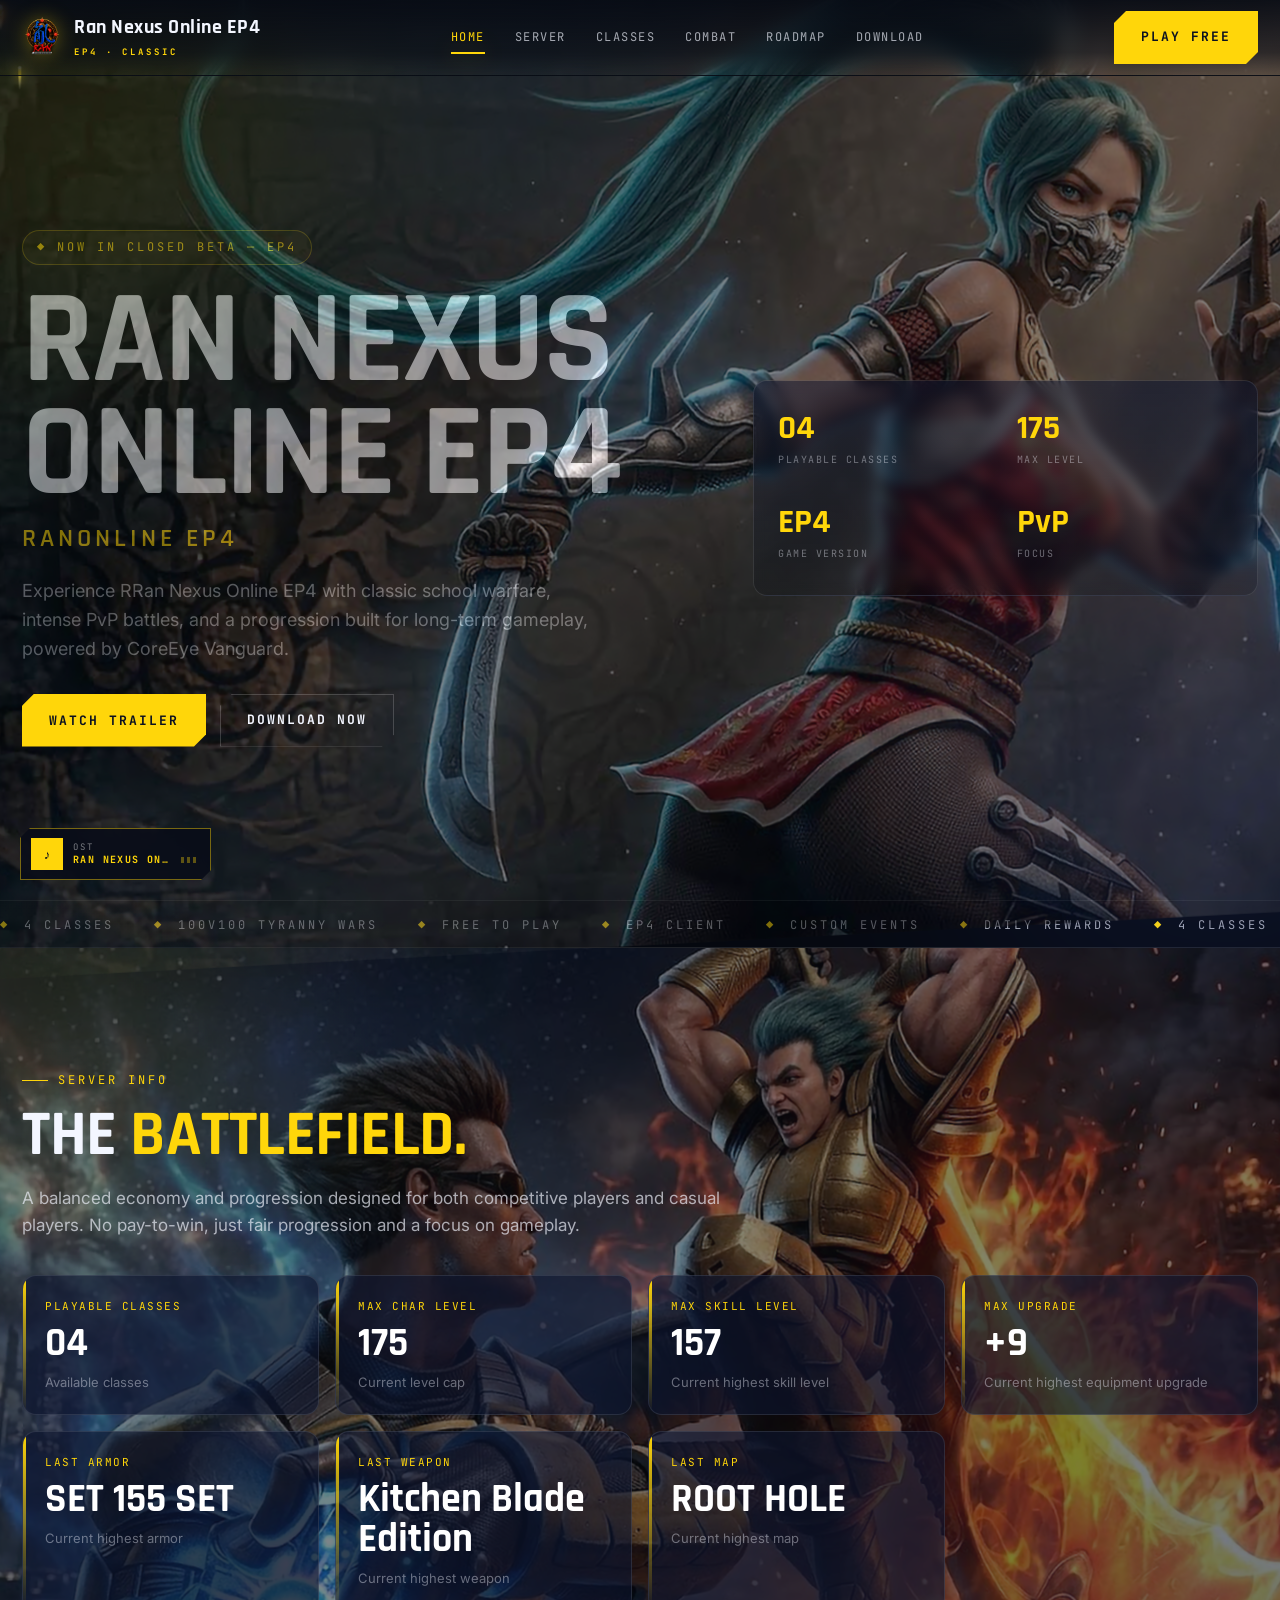
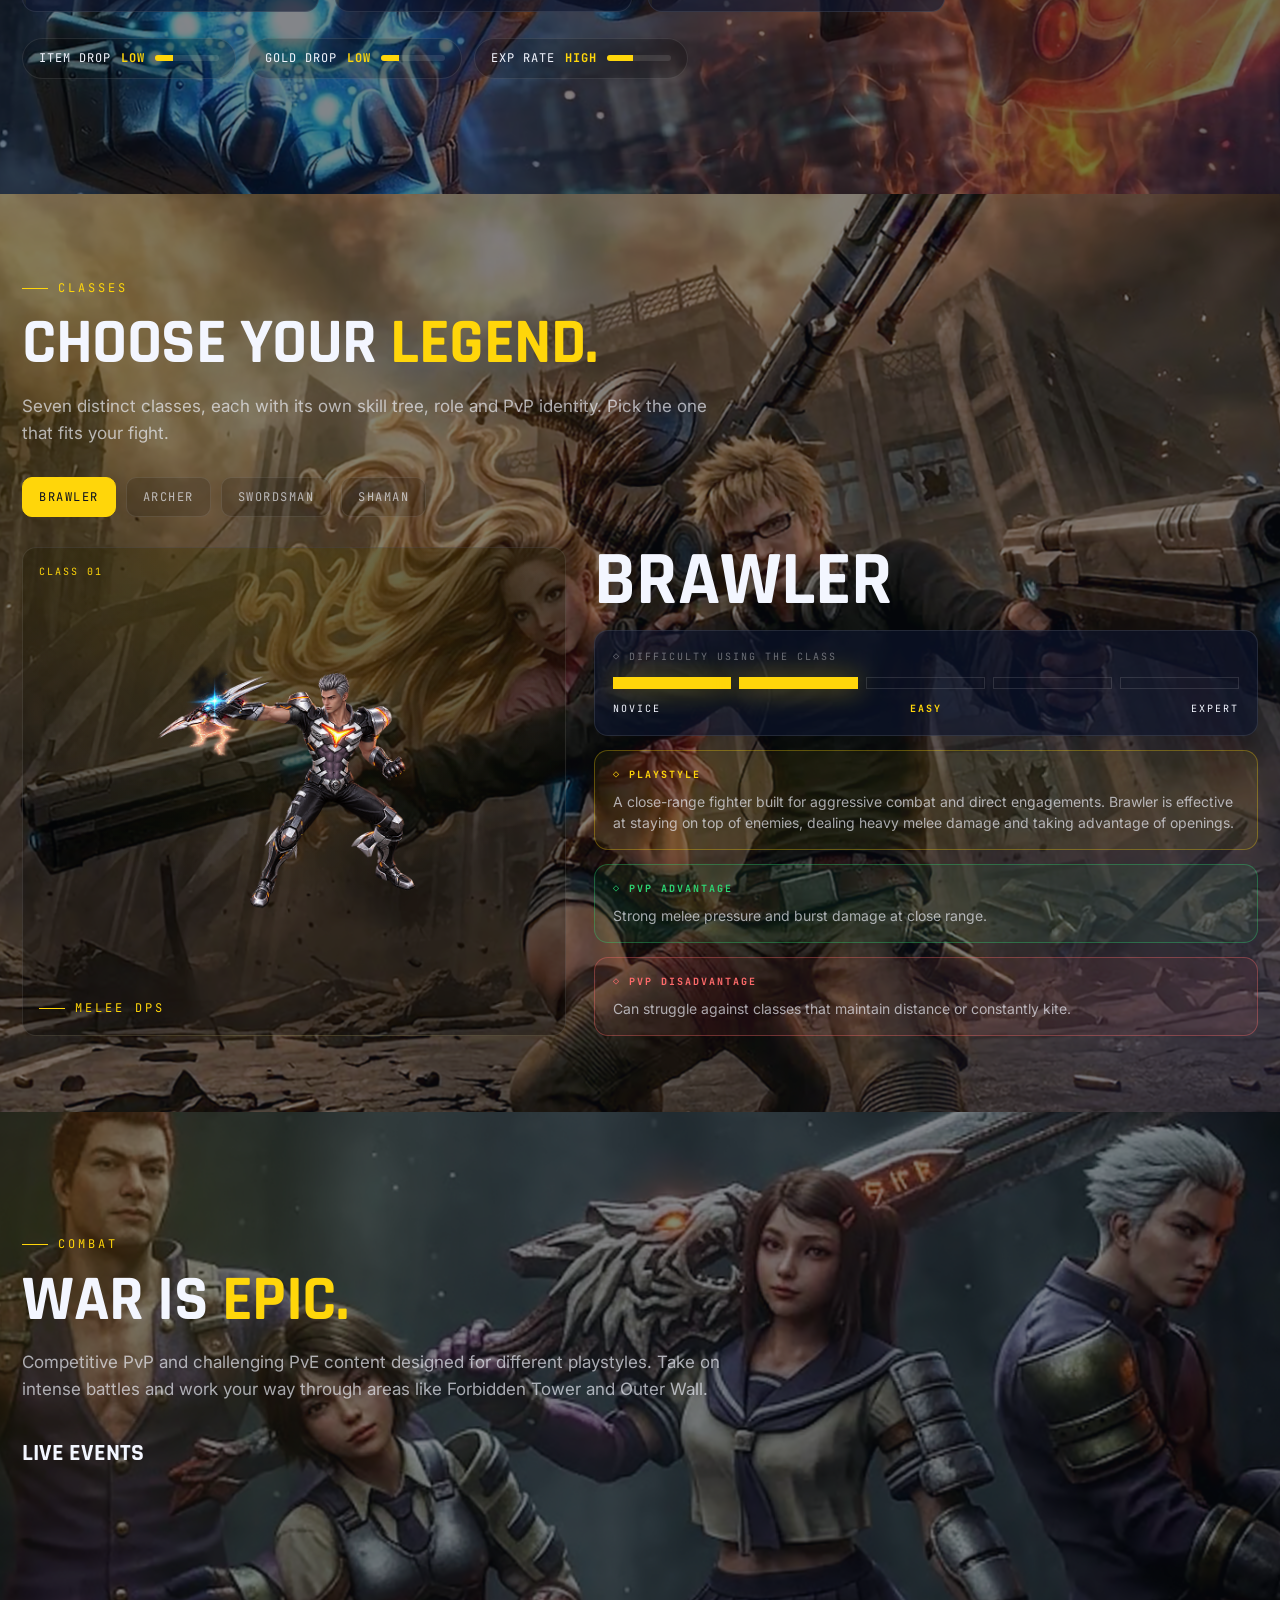
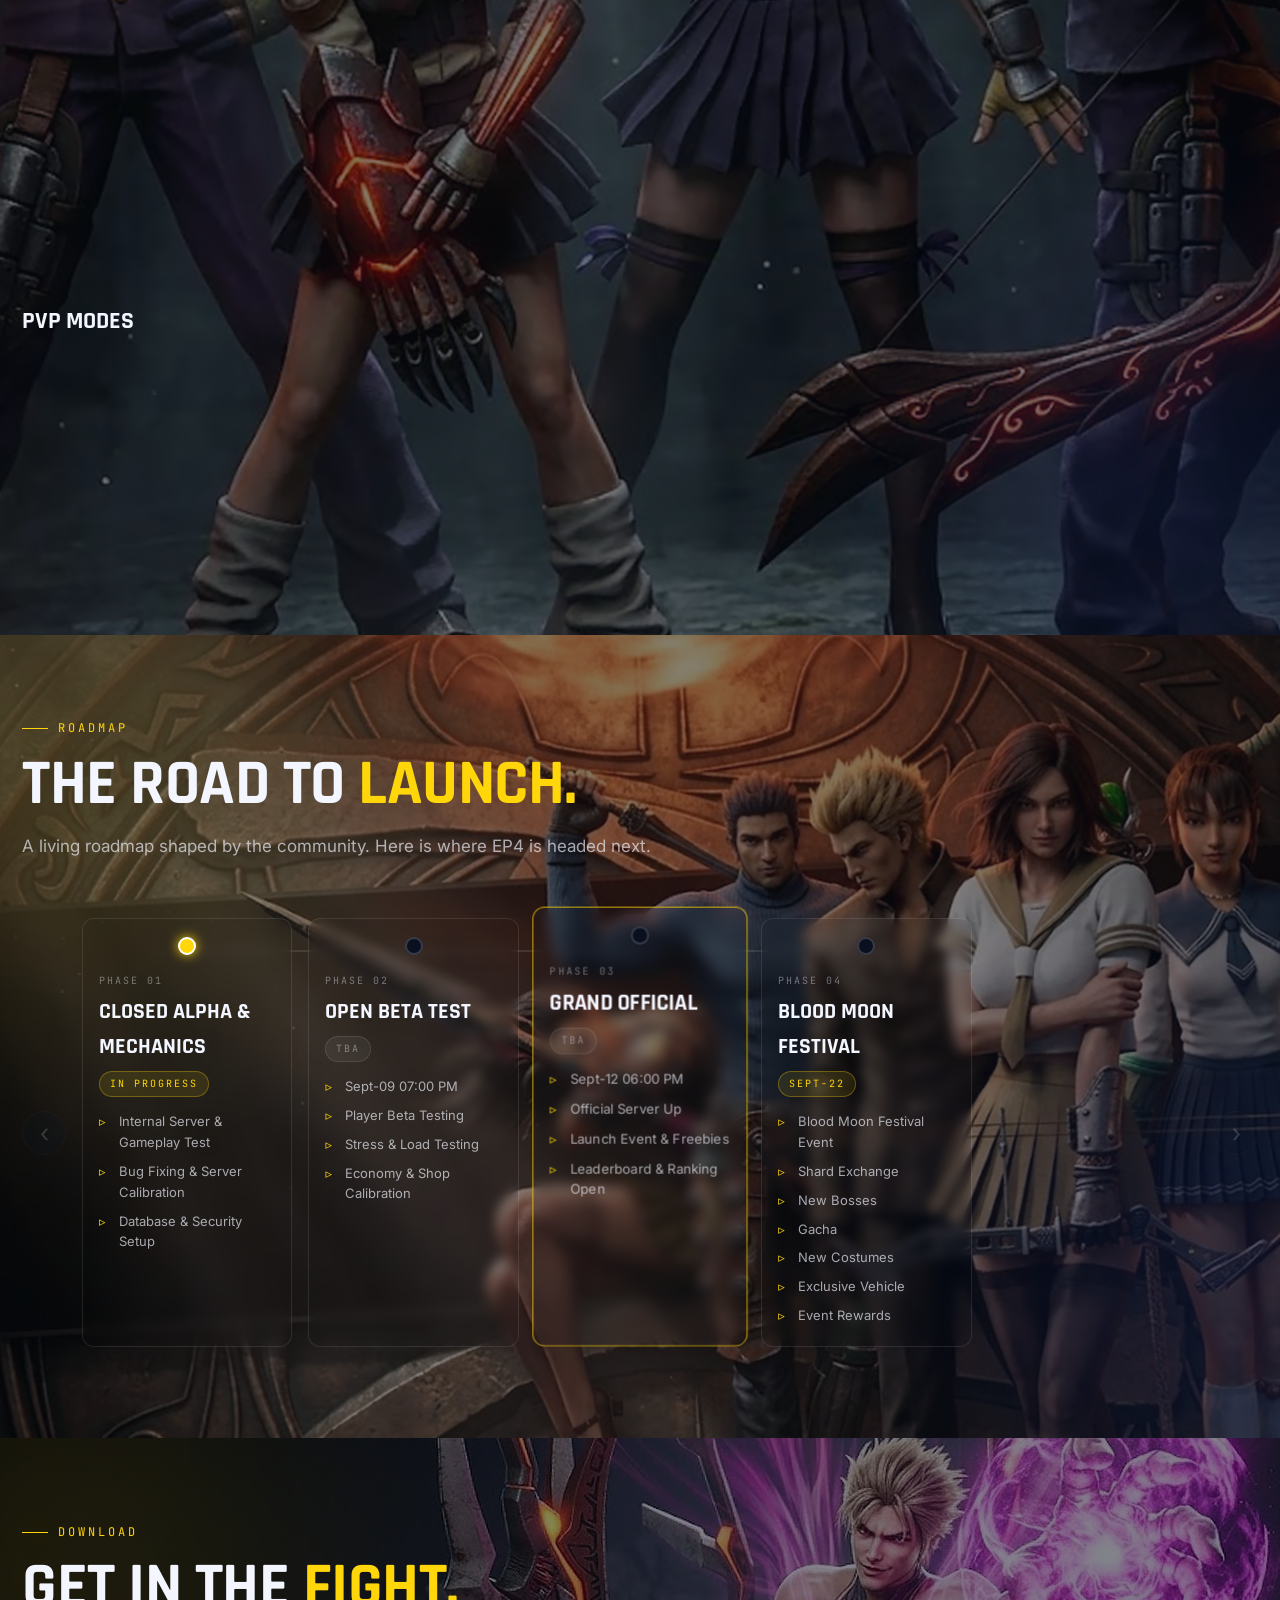
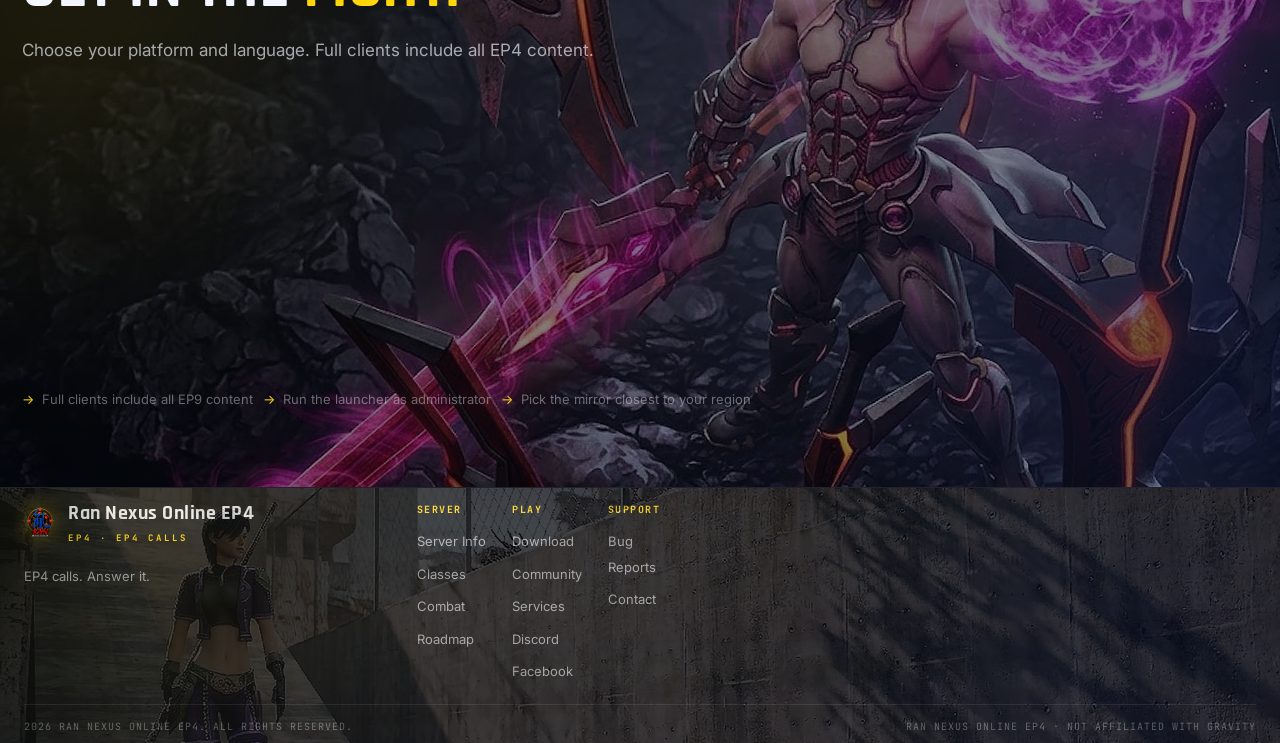
<file: index.html>
<!DOCTYPE html>
<html lang="en">
<head>
  <meta charset="utf-8">
  <meta name="viewport" content="width=device-width, initial-scale=1">
  <meta name="referrer" content="strict-origin-when-cross-origin">
  <title>Ran Nexus Online EP4 — EP4 calls. Answer it.</title>
  <meta name="description" content="Ran Nexus Online EP4 — a premium RAN Online private server. 4 classes, competitive PvP, raids, and a living roadmap. EP4 calls. Answer it.">

  <!-- Open Graph / Discord -->
  <meta property="og:type" content="website">
  <meta property="og:title" content="Ran Nexus Online EP4 — EP4 calls. Answer it.">
  <meta property="og:description" content="Ran Nexus Online EP4 — a premium RAN Online private server. 4 classes, competitive PvP, raids, and a living roadmap. EP4 calls. Answer it.">
  <meta property="og:image" content="https://EP4ranonline.com/assets/logo.png">
  <meta property="og:url" content="https://EP4ranonline.com/">
  <meta property="og:site_name" content="Ran Nexus Online EP4">
  <meta name="twitter:card" content="summary_large_image">
  <meta name="twitter:title" content="Ran Nexus Online EP4 — EP4 calls. Answer it.">
  <meta name="twitter:description" content="Ran Nexus Online EP4 — a premium RAN Online private server. 4 classes, competitive PvP, raids, and a living roadmap. EP4 calls. Answer it.">
  <meta name="twitter:image" content="https://EP4ranonline.com/assets/logo.png">

  <link rel="icon" href="assets/logo.png">
  <link rel="preconnect" href="https://fonts.googleapis.com">
  <link rel="preconnect" href="https://fonts.gstatic.com" crossorigin>
  <link href="https://fonts.googleapis.com/css2?family=Rajdhani:wght@400;500;600;700&family=Inter:wght@400;500;600&family=JetBrains+Mono:wght@400;500;700&display=swap" rel="stylesheet">
  <link rel="stylesheet" href="assets/css/style.css">
</head>
<body>
  <!-- NAV -->
  <header class="nav" id="nav">
    <div class="wrap">
      <a class="brand" href="#home">
        <img src="assets/logo.png" alt="Ran Nexus Online EP4">
        <span><b>Ran Nexus Online EP4</b><small>EP4 · CLASSIC</small></span>
      </a>
      <nav class="nav-links" id="nav-menu">
        <a href="#home">Home</a>
        <a href="#server">Server</a>
        <a href="news.html">News</a>
        <a href="#classes">Classes</a>
        <a href="#combat">Combat</a>
        <a href="#roadmap">Roadmap</a>
        <a href="#download">Download</a>
        <a href="#community">Community</a>
        <a href="#services">Services</a>
      </nav>
      <a class="btn nav-cta" id="nav-cta" href="#download">PLAY FREE</a>
      <button class="nav-burger" id="nav-burger" aria-label="Menu">☰</button>
    </div>
  </header>

  <!-- HERO -->
  <section class="hero" id="home">
    <div class="bg-fx" id="hero-bg" style="background-image:url('assets/hero-bg-01.png')"></div>
    <div class="wrap">
      <div class="hero-grid">
        <div>
          <span class="hero-tag">◆ NOW IN CLOSED BETA — EP4</span>
          <h1 id="hero-title">RAN ONLINE</h1>
          <div class="subtitle" id="hero-subtitle">Nexus EP4</div>
          <p class="lead" id="hero-lead"></p>
          <div class="hero-actions">
            <button class="btn" id="hero-trailer">WATCH TRAILER</button>
            <a class="btn btn--ghost" id="hero-download" href="#download">DOWNLOAD NOW</a>
          </div>
        </div>
        <div class="hero-stats" id="hero-stats"></div>
      </div>
    </div>
  </section>

  <!-- MARQUEE -->
  <div class="marquee" aria-hidden="true">
    <div class="marquee-track">
      <span>4 CLASSES</span><span>100v100 TYRANNY WARS</span><span>FREE TO PLAY</span><span>EP4 CLIENT</span><span>CUSTOM EVENTS</span><span>DAILY REWARDS</span>
      <span>4 CLASSES</span><span>100v100 TYRANNY WARS</span><span>FREE TO PLAY</span><span>EP4 CLIENT</span><span>CUSTOM EVENTS</span><span>DAILY REWARDS</span>
    </div>
  </div>

  <!-- SERVER -->
  <section class="section" id="server">
    <div class="bg-fx" id="server-bg" style="background-image:url('assets/hero-bg-02.png')"></div>
    <div class="wrap">
      <span class="eyebrow">SERVER INFO</span>
      <h2 class="section-title">THE <span class="accent">BATTLEFIELD.</span></h2>
      <p class="section-intro" id="server-intro"></p>
      <div class="stat-grid" id="server-stats"></div>
      <div class="rate-row" id="server-rates"></div>
    </div>
  </section>

  <!-- NEWS -->
  <section class="section" id="news">
    <div class="bg-fx" id="news-bg" style="background-image:url('assets/hero-bg-08.png')"></div>
    <div class="wrap">
      <span class="eyebrow">NEWS</span>
      <h2 class="section-title"><span id="news-title">THE LATEST</span> <span class="accent" id="news-accent">NEWS.</span></h2>
      <p class="section-intro" id="news-intro"></p>
            <!-- Category filter tabs (ALL | NEWS | ANNOUNCEMENT | GUIDE) -->
      <div class="news-tabs news-filter" id="news-tabs"></div>
      <!-- Bossran-style compact list (news-row). Rows deep-link to the standalone
           reader via news.html#id=<CSV_ID>. -->
      <div class="news-grid" id="news-grid">
        <div class="news-tbody" id="news-tbody"></div>
      </div>
      <!-- "View all content" footer (Main Page preview only; populated by main.js). -->
      <div class="news-view-all" id="news-view-all"></div>
    </div>
  </section>

  <!-- CLASSES -->
  <section class="section section--tight" id="classes">
    <div class="bg-fx" id="classes-bg" style="background-image:url('assets/hero-bg-03.png')"></div>
    <div class="wrap">
      <span class="eyebrow">CLASSES</span>
      <h2 class="section-title">CHOOSE YOUR <span class="accent">LEGEND.</span></h2>
      <p class="section-intro">Seven distinct classes, each with its own skill tree, role and PvP identity. Pick the one that fits your fight.</p>
      <div class="class-tabs" id="class-tabs"></div>
      <div class="class-panel" id="class-panel"></div>
    </div>
  </section>


  <!-- COMBAT -->
  <section class="section" id="combat">
    <div class="bg-fx" id="combat-bg" style="background-image:url('assets/hero-bg-04.png')"></div>
    <div class="wrap">
      <span class="eyebrow">COMBAT</span>
      <h2 class="section-title">WAR IS <span class="accent">EPIC.</span></h2>
      <p class="section-intro" id="combat-intro"></p>
      <div class="kicker-row" style="margin-top:30px">
        <h3 style="font-family:var(--font-display);font-weight:700;font-size:24px;text-transform:uppercase;margin:0">LIVE EVENTS</h3>
      </div>
      <div class="mode-card reveal" id="combat-live" style="border-color:rgba(var(--accent-rgb),0.4);margin-top:14px">
        <span class="live">LIVE</span>
        <h3 class="ev-title"></h3>
        <div class="sched ev-desc"></div>
        <div class="sched ev-sched" style="margin-top:8px"></div>
      </div>
      <!-- WAR ALARM -->
      <div id="combat-alarm" class="war-alarm reveal">
        <div class="war-alarm-head">
          <span class="war-alarm-icon">⏰</span>
          <div class="war-alarm-label">
            <strong>WAR ALARM</strong>
            <span>Get notified when war is about to start</span>
          </div>
          <div id="alarm-status" class="alarm-status"></div>
        </div>
        <!-- NEXT WAR DISPLAY -->
        <div id="next-war-bar" class="next-war-bar">
          <div class="next-war-left">
            <span class="next-war-tag"><span class="next-war-pulse"></span>NEXT WAR</span>
            <span id="next-war-name" class="next-war-name">--</span>
          </div>
          <div class="next-war-right">
            <span id="next-war-sched" class="next-war-sched">--</span>
            <span id="next-war-timer" class="next-war-timer">--:--:--</span>
          </div>
        </div>
        <div id="alarm-times" class="alarm-times"></div>
        <div id="alarm-toast" class="alarm-toast" aria-live="assertive"></div>
      </div>
      <h3 style="font-family:var(--font-display);font-weight:700;font-size:24px;text-transform:uppercase;margin:34px 0 0">PvP MODES</h3>
      <div class="mode-grid" id="combat-modes"></div>
      <h3 style="font-family:var(--font-display);font-weight:700;font-size:24px;text-transform:uppercase;margin:34px 0 0">PvE RAIDS</h3>
      <div class="raid-list" id="combat-raids"></div>
    </div>
  </section>

  <!-- ROADMAP -->
  <section class="section section--tight" id="roadmap">
    <div class="bg-fx" id="roadmap-bg" style="background-image:url('assets/hero-bg-05.png')"></div>
    <div class="wrap">
      <span class="eyebrow">ROADMAP</span>
      <h2 class="section-title">THE ROAD TO <span class="accent">LAUNCH.</span></h2>
      <p class="section-intro" id="roadmap-intro"></p>
      <div class="roadmap">
        <button class="road-nav road-prev" id="road-prev" aria-label="Previous Phase">&lsaquo;</button>
        <div class="road-viewport" id="road-viewport">
          <div class="road-track" id="roadmap-grid">
            <div class="road-line"><i id="road-line-fill"></i></div>
          </div>
        </div>
        <button class="road-nav road-next" id="road-next" aria-label="Next Phase">&rsaquo;</button>
      </div>
    </div>
  </section>


  <!-- DOWNLOAD -->
  <section class="section section--tight" id="download">
    <div class="bg-fx" id="download-bg" style="background-image:url('assets/hero-bg-06.png')"></div>
    <div class="wrap">
      <span class="eyebrow">DOWNLOAD</span>
      <h2 class="section-title"><span id="download-title">GET IN THE</span> <span class="accent" id="download-accent">FIGHT.</span></h2>
      <p class="section-intro" id="download-intro"></p>
      <div class="dl-grid" id="download-grid"></div>
      <div class="dl-notes" id="download-notes"></div>
    </div>
  </section>


  <!-- COMMUNITY -->
  <section class="section" id="community">
    <div class="bg-fx" id="community-bg" style="background-image:url('assets/hero-bg-09.png')"></div>
    <div class="wrap">
      <div class="community">
        <div>
          <span class="eyebrow">COMMUNITY</span>
          <h2 class="section-title"><span id="community-title">JOIN THE</span> <span class="accent" id="community-accent">LEGEND.</span></h2>
          <p class="section-intro" id="community-desc"></p>
          <div class="community-actions" id="community-actions"></div>
          <div class="community-stats" id="community-stats"></div>
        </div>
        <div class="community-art">
          <div class="community-discord" id="community-discord">
            <iframe src="https://discord.com/widget?id=1539653131028402276&theme=dark" width="350" height="500" allowtransparency="true" frameborder="0" sandbox="allow-popups allow-popups-to-escape-sandbox allow-same-origin allow-scripts" title="Discord"></iframe>
          </div>
        </div>
      </div>
    </div>
  </section>

  <!-- SERVICES -->
  <section class="section section--tight" id="services">
    <div class="bg-fx" id="services-bg" style="background-image:url('assets/hero-bg-07.png')"></div>
    <div class="wrap">
      <span class="eyebrow">SERVICES</span>
      <h2 class="section-title"><span id="services-title">OUR</span> <span class="accent" id="services-accent">SERVICES.</span></h2>
      <p class="section-intro" id="services-intro"></p>
      <div class="svc-tabs" id="svc-tabs"></div>
      <div class="svc-grid" id="svc-grid"></div>
    </div>
  </section>

  <!-- FOOTER -->
  <footer class="footer" id="footer">
    <div class="bg-fx" id="footer-bg" style="background-image:url('assets/hero-bg-10.png')"></div>
    <div class="wrap">
      <div class="footer-grid">
        <div class="footer-brand">
          <a class="brand" href="#home">
            <img src="assets/logo.png" alt="Ran Nexus Online EP4">
            <span><b>Ran Nexus Online EP4</b><small>EP4 · EP4 CALLS</small></span>
          </a>
          <p id="footer-tagline"></p>
        </div>
        <div id="footer-cols"></div>
      </div>
      <div class="footer-bottom">
        <span id="footer-copyright"></span>
        <span>Ran Nexus Online EP4 · NOT AFFILIATED WITH GRAVITY</span>
      </div>
    </div>
  </footer>

  <!-- MUSIC -->
  <div class="music-control" id="music-control">
    <button class="music-toggle" id="music-toggle" aria-label="Toggle music">
      <span class="music-icon">♪</span>
      <span class="music-copy"><span>OST</span><strong>RAN EP4</strong></span>
      <span class="music-bars"><i></i><i></i><i></i></span>
    </button>
  </div>
  <audio id="bgm" loop preload="none"></audio>

  <!-- SCRIPTS -->
  <!-- Main Page News rows deep-link to the standalone news.html page (no popup). -->

  <script src="assets/js/config.js"></script>
  <script src="assets/js/generated.js"></script>
  <script src="assets/js/downloads.js"></script>
  <script src="assets/js/news-data.js"></script>
  <script src="assets/js/main.js"></script>
</body>
</html>
</file>
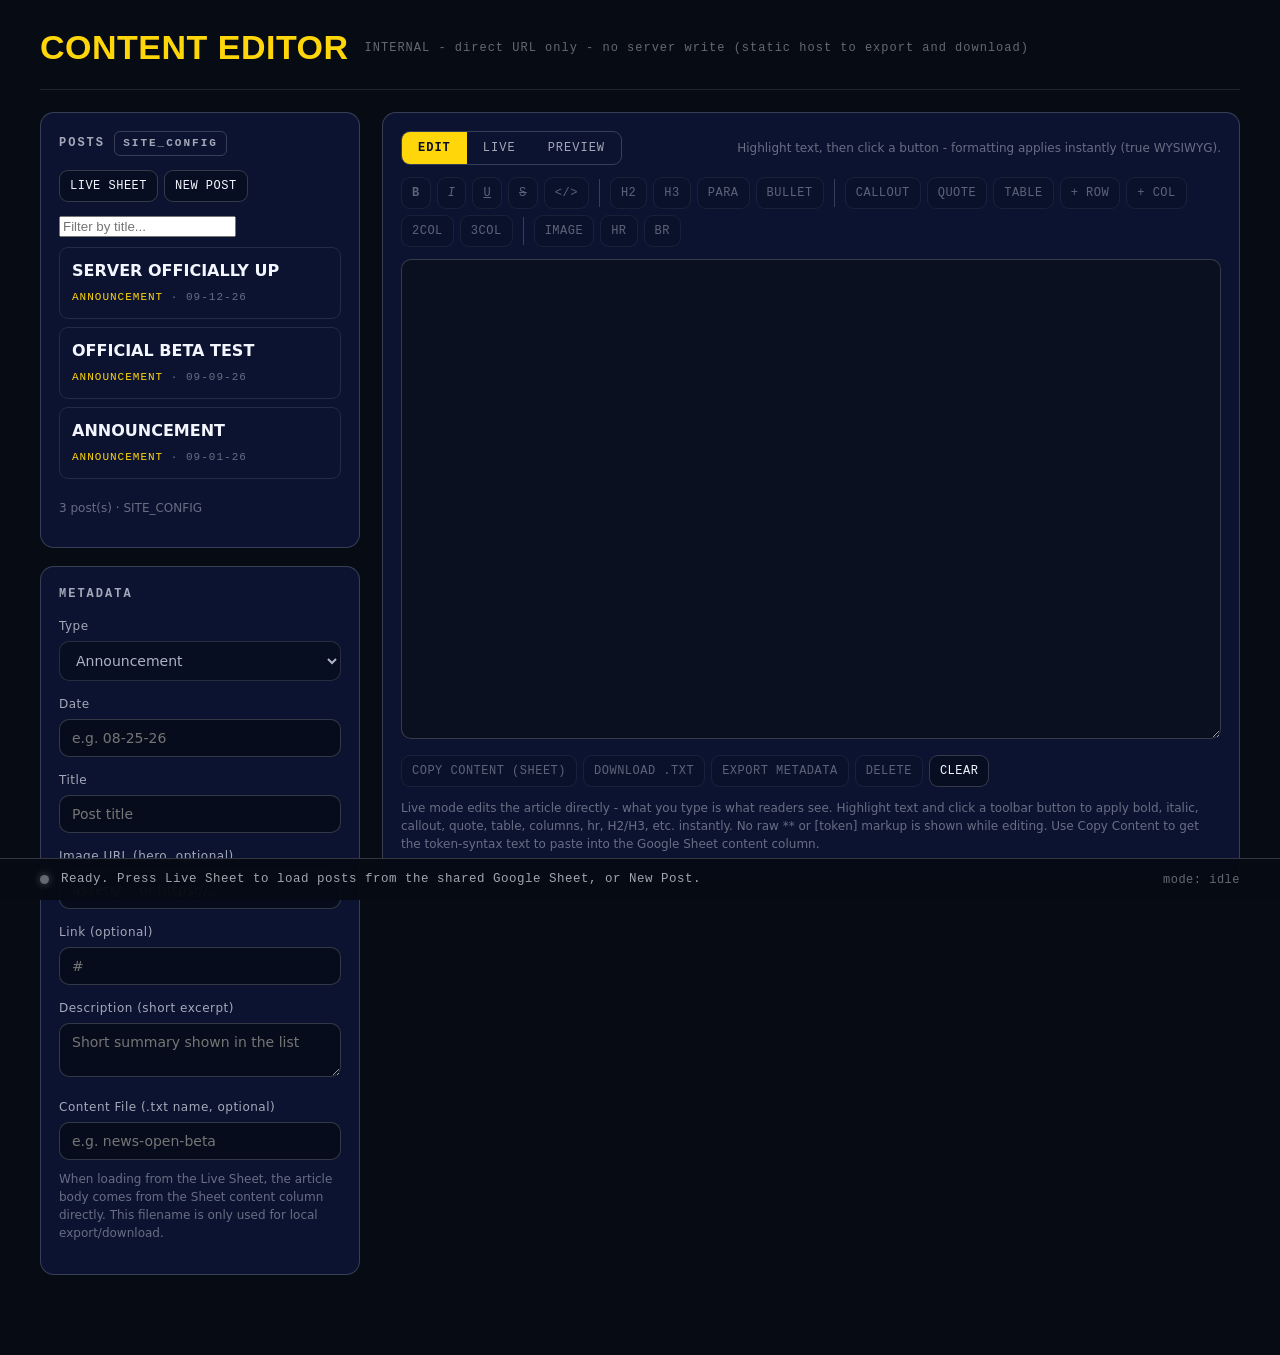
<file: admin-content-editor.html>
<!DOCTYPE html>
<html lang="en">
<head>
  <meta charset="utf-8">
  <meta name="viewport" content="width=device-width, initial-scale=1">
  <meta name="robots" content="noindex, nofollow">
  <title>Content Editor - RAN EP9 (internal)</title>
  <link rel="stylesheet" href="assets/css/style.css">
  <link rel="stylesheet" href="assets/css/news.css">
  <script src="assets/js/config.js"></script>
  <script src="assets/js/generated.js"></script>
  <script src="assets/js/news-data.js"></script>
  <style>
    :root { --editor-bg: #070B14; }
    * { box-sizing: border-box; }
    body { margin: 0; background: var(--editor-bg); color: var(--text); font-family: var(--font-body); line-height: 1.5; min-height: 100vh; padding: 22px clamp(14px, 4vw, 40px) 80px; }
    .ed-head { display: flex; align-items: center; gap: 16px; flex-wrap: wrap; border-bottom: 1px solid var(--line); padding-bottom: 16px; margin-bottom: 22px; }
    .ed-head h1 { font-family: var(--font-display); font-weight: 700; font-size: clamp(22px, 4vw, 34px); margin: 0; text-transform: uppercase; letter-spacing: .5px; color: var(--accent); }
    .ed-head .hint { color: var(--text-faint); font-size: 12px; font-family: var(--font-mono); letter-spacing: 1px; }
    .ed-grid { display: grid; grid-template-columns: 320px 1fr; gap: 22px; align-items: start; }
    @media (max-width: 900px) { .ed-grid { grid-template-columns: 1fr; } }
    .panel { background: var(--panel-solid); border: 1px solid var(--line-strong); border-radius: var(--radius); padding: 18px; }
    .panel h2 { font-family: var(--font-mono); font-size: 12px; letter-spacing: 2px; text-transform: uppercase; color: var(--text-dim); margin: 0 0 14px; }
    .field { margin-bottom: 14px; }
    .field label { display: block; font-size: 12px; color: var(--text-dim); margin-bottom: 6px; letter-spacing: .5px; }
    .field input, .field select, .field textarea { width: 100%; background: rgba(7,11,20,.7); border: 1px solid var(--line-strong); border-radius: 10px; color: var(--text); padding: 10px 12px; font-family: inherit; font-size: 14px; }
    .field input:focus, .field select:focus, .field textarea:focus { outline: none; border-color: var(--accent); }
    .toolbar { display: flex; flex-wrap: wrap; gap: 6px; margin-bottom: 12px; }
    .tbtn { font-family: var(--font-mono); font-size: 12px; letter-spacing: .5px; text-transform: uppercase; padding: 8px 10px; border: 1px solid var(--line-strong); background: rgba(8,12,24,.6); color: var(--text); border-radius: 9px; cursor: pointer; transition: border-color .15s, color .15s, background .15s; }
    .tbtn:hover { border-color: var(--accent); color: var(--accent); }
    .tbtn:disabled { opacity: .35; cursor: not-allowed; }
    .tbtn.strong { font-weight: 700; }
    .tbtn.em { font-style: italic; }
    .tbtn.under { text-decoration: underline; }
    .tbtn.strike { text-decoration: line-through; }
    .tbtn .ic { font-size: 14px; }
    .tsep { width: 1px; align-self: stretch; background: var(--line-strong); margin: 2px 4px; }
    .seg { display: inline-flex; border: 1px solid var(--line-strong); border-radius: 9px; overflow: hidden; }
    .seg button { border: none; background: transparent; color: var(--text-dim); padding: 9px 16px; cursor: pointer; font-family: var(--font-mono); font-size: 12px; letter-spacing: 1px; text-transform: uppercase; }
    .seg button.active { background: var(--accent); color: #0A1020; font-weight: 700; }
    #editor {
      width: 100%; min-height: 480px; resize: vertical;
      background: var(--bg-2); border: 1px solid var(--line-strong); border-radius: 10px;
      color: var(--text); padding: 22px 26px; font-family: var(--font-body); font-size: 16px; line-height: 1.8;
      overflow: auto;
    }
    #editor:disabled { opacity: .5; }
    #editor:focus { outline: none; border-color: var(--accent); }
    #editor[data-empty="true"]::before { content: attr(data-placeholder); color: var(--text-faint); }
    #editor .txt-callout { background: linear-gradient(135deg, rgba(var(--accent-rgb),0.12), rgba(var(--accent-rgb),0.04)); border: 1px solid rgba(var(--accent-rgb),0.3); border-radius: 12px; padding: 16px 20px; margin: 16px 0; position: relative; }
    #editor .txt-callout::before { content: ""; position: absolute; left: 0; top: 0; bottom: 0; width: 4px; background: var(--accent); border-radius: 12px 0 0 12px; }
    #editor blockquote.txt-quote { margin: 16px 0; padding: 12px 18px; border-left: 3px solid var(--accent); background: rgba(var(--accent-rgb),.06); border-radius: 0 10px 10px 0; color: rgba(255,255,255,.9); }
    #editor code.txt-code { font-family: var(--font-mono); background: rgba(255,255,255,.08); padding: 2px 6px; border-radius: 6px; font-size: 14px; color: #ffd479; }
    #editor .txt-col { display: flex; gap: 20px; flex-wrap: wrap; margin: 16px 0; }
    #editor .txt-col > * { flex: 1 1 45%; min-width: 220px; }
    #editor .txt-col3 { display: flex; gap: 20px; flex-wrap: wrap; margin: 16px 0; }
    #editor .txt-col3 > * { flex: 1 1 30%; min-width: 200px; }
    #editor .txt-table { width: 100%; border-collapse: collapse; margin: 16px 0; font-size: 14px; }
    #editor .txt-table th, #editor .txt-table td { border: 1px solid var(--line-strong); padding: 8px 12px; text-align: left; }
    #editor .txt-table th { background: rgba(var(--accent-rgb),.12); color: var(--accent); }
    #editor hr.txt-hr { border: none; border-top: 1px solid var(--line-strong); margin: 20px 0; }
    #editor h2.txt-h2, #editor h3.txt-h3 { font-family: var(--font-display); text-transform: uppercase; letter-spacing: .5px; margin: 22px 0 12px; }
    #editor h2.txt-h2 { font-size: 26px; border-bottom: 1px solid var(--line); padding-bottom: 6px; }
    #editor h3.txt-h3 { font-size: 20px; color: var(--accent); }
    #editor .txt-table.resizable { table-layout: fixed; }
    #editor .txt-table.resizable th, #editor .txt-table.resizable td { position: relative; overflow: hidden; }
    #editor .col-grip { position: absolute; top: 0; right: -3px; width: 8px; height: 100%; cursor: col-resize; background: transparent; z-index: 5; }
    #editor .col-grip:hover { background: rgba(var(--accent-rgb), .35); }
    #editor .tbtn.danger { background: rgba(255, 80, 80, .14); border-color: rgba(255, 80, 80, .5); color: #ff9a9a; }
    #editor .tbtn.danger:hover:not(:disabled) { background: rgba(255, 80, 80, .28); }
    #editor .txt-list { list-style: none; margin: 0 0 16px; padding: 0; display: flex; flex-direction: column; gap: 9px; }
    #editor .txt-bullet { position: relative; padding-left: 24px; }
    #editor .txt-bullet::before { content: "L"; position: absolute; left: 4px; color: var(--accent); }
    #editor p { margin: 0 0 16px; }
    #editor img.txt-img { max-width: 100%; border-radius: 10px; margin: 12px 0; display: block; }
    #editor strong { color: #fff; font-weight: 700; }
    @media (min-width: 1000px) {
      body:has(#modeSeg button[data-mode="live"].active) .ed-grid > div:last-child { display: grid; grid-template-columns: 1fr 1fr; gap: 22px; align-items: start; }
      body:has(#modeSeg button[data-mode="live"].active) .live-preview { position: sticky; top: 22px; max-height: calc(100vh - 44px); overflow: auto; }
    }
    .live-preview { display: none; }
    body:has(#modeSeg button[data-mode="live"].active) .live-preview,
    body:has(#modeSeg button[data-mode="preview"].active) .live-preview { display: block; }
    body:has(#modeSeg button[data-mode="preview"].active) #editor { display: none; }
    body:has(#modeSeg button[data-mode="preview"].active) .live-preview { grid-column: 1 / -1; }
    .live-preview .panel { background: var(--panel-solid); }
    .reader-body { font-size: 16px; line-height: 1.8; color: rgba(255,255,255,.86); }
    .reader-body .txt-para { margin: 0 0 16px; }
    .reader-body .txt-list { list-style: none; margin: 0 0 16px; padding: 0; display: flex; flex-direction: column; gap: 9px; }
    .reader-body .txt-bullet { position: relative; padding-left: 24px; }
    .reader-body .txt-bullet::before { content: "L"; position: absolute; left: 4px; color: var(--accent); }

    #postList { list-style: none; margin: 0; padding: 0; max-height: 360px; overflow: auto; }
    #postList li { padding: 11px 12px; border: 1px solid var(--line); border-radius: 9px; margin-bottom: 8px; cursor: pointer; transition: border-color .15s, background .15s; }
    #postList li:hover { border-color: var(--accent); background: rgba(var(--accent-rgb),.05); }
    #postList li.active { border-color: var(--accent); background: rgba(var(--accent-rgb),.1); }
    #postList .pl-title { font-weight: 600; display: block; }
    #postList .pl-meta { font-size: 11px; color: var(--text-faint); font-family: var(--font-mono); letter-spacing: 1px; text-transform: uppercase; }
    #postList .pl-kind { color: var(--accent); }
    .status { position: fixed; left: 0; right: 0; bottom: 0; background: rgba(7,11,20,.96); border-top: 1px solid var(--line-strong); padding: 11px clamp(14px,4vw,40px); font-family: var(--font-mono); font-size: 12.5px; letter-spacing: .5px; color: var(--text-dim); display: flex; align-items: center; gap: 12px; z-index: 50; }
    .status .dot { width: 9px; height: 9px; border-radius: 50%; background: var(--text-faint); box-shadow: 0 0 8px rgba(255,255,255,.3); }
    .status.ok .dot { background: var(--good); box-shadow: 0 0 8px rgba(var(--good-rgb),.7); }
    .status.warn .dot { background: var(--danger); box-shadow: 0 0 8px rgba(var(--danger-rgb),.7); }
    .status .spacer { margin-left: auto; }
    .note { font-size: 12px; color: var(--text-faint); margin-top: 10px; line-height: 1.5; }
    .muted { color: var(--text-faint); font-size: 12px; }
    .pill { display: inline-block; font-family: var(--font-mono); font-size: 11px; padding: 3px 8px; border-radius: 6px; border: 1px solid var(--line-strong); color: var(--text-dim); }
  </style>
</head>
<body>
  <div class="ed-head">
    <h1>Content Editor</h1>
    <span class="hint">INTERNAL - direct URL only - no server write (static host to export and download)</span>
  </div>

  <div class="ed-grid">
    <div>
      <div class="panel" style="margin-bottom:18px;">
        <h2>Posts <span class="pill" id="srcPill">SITE_CONFIG</span></h2>
        <div class="toolbar">
          <button class="tbtn" id="btnLoadLive" type="button">Live Sheet</button>
          <button class="tbtn" id="btnNew" type="button">New Post</button>
        </div>
        <input id="search" type="text" placeholder="Filter by title..." style="margin-bottom:10px;">
        <ul id="postList"></ul>
        <p class="muted" id="listCount"></p>
      </div>

      <div class="panel">
        <h2>Metadata</h2>
        <div class="field"><label>Type</label><select id="fType" disabled><option value="announcement">Announcement</option><option value="event">Event</option><option value="guide">Guide</option><option value="news">News</option></select></div>
        <div class="field"><label>Date</label><input id="fDate" type="text" placeholder="e.g. 08-25-26" disabled></div>
        <div class="field"><label>Title</label><input id="fTitle" type="text" placeholder="Post title" disabled></div>
        <div class="field"><label>Image URL (hero, optional)</label><input id="fImage" type="text" placeholder="assets/... or https://..." disabled></div>
        <div class="field"><label>Link (optional)</label><input id="fLink" type="text" placeholder="#" disabled></div>
        <div class="field"><label>Description (short excerpt)</label><textarea id="fDesc" rows="2" placeholder="Short summary shown in the list" disabled></textarea></div>
        <div class="field">
          <label>Content File (.txt name, optional)</label>
          <input id="fFile" type="text" placeholder="e.g. news-open-beta" disabled>
          <p class="note">When loading from the Live Sheet, the article body comes from the Sheet content column directly. This filename is only used for local export/download.</p>
        </div>
      </div>
    </div>

    <div>
      <div class="panel">
        <div style="display:flex;align-items:center;justify-content:space-between;gap:14px;flex-wrap:wrap;margin-bottom:12px;">
          <div class="seg" id="modeSeg">
            <button type="button" data-mode="edit" class="active">Edit</button>
            <button type="button" data-mode="live">Live</button>
            <button type="button" data-mode="preview">Preview</button>
          </div>
          <span class="muted" id="rtHint">Highlight text, then click a button - formatting applies instantly (true WYSIWYG).</span>
        </div>

        <div class="toolbar" id="rtToolbar">
          <button class="tbtn strong" data-rt="b" type="button" title="Bold">B</button>
          <button class="tbtn em" data-rt="i" type="button" title="Italic">I</button>
          <button class="tbtn under" data-rt="u" type="button" title="Underline">U</button>
          <button class="tbtn strike" data-rt="s" type="button" title="Strikethrough">S</button>
          <button class="tbtn" data-rt="code" type="button" title="Inline code">&lt;/&gt;</button>
          <span class="tsep"></span>
          <button class="tbtn" data-rt="h2" type="button" title="Heading 2">H2</button>
          <button class="tbtn" data-rt="h3" type="button" title="Heading 3">H3</button>
          <button class="tbtn" data-rt="para" type="button" title="Paragraph">Para</button>
          <button class="tbtn" data-rt="bullet" type="button" title="Bullet list">Bullet</button>
          <span class="tsep"></span>
          <button class="tbtn" data-rt="callout" type="button" title="Callout box">Callout</button>
          <button class="tbtn" data-rt="quote" type="button" title="Quote">Quote</button>
          <button class="tbtn" data-rt="table" type="button" title="Table">Table</button>
          <button class="tbtn" id="btnAddRow" type="button" title="Add row below caret">+ Row</button>
          <button class="tbtn" id="btnAddCol" type="button" title="Add column right of caret">+ Col</button>
          <button class="tbtn" data-rt="col" type="button" title="2 Columns">2Col</button>
          <button class="tbtn" data-rt="col3" type="button" title="3 Columns">3Col</button>
          <span class="tsep"></span>
          <button class="tbtn" data-rt="img" type="button" title="Image">Image</button>
          <button class="tbtn" data-rt="hr" type="button" title="Horizontal rule">HR</button>
          <button class="tbtn" data-rt="br" type="button" title="Line break">BR</button>
        </div>

        <div id="editor" contenteditable="true" data-placeholder="Select a post and press Live Sheet / Open, or start a New Post..." disabled></div>

        <div class="live-preview">
          <div class="panel">
            <h2>Live Reader Preview</h2>
            <div class="reader-body" id="preview"></div>
          </div>
        </div>

        <div class="toolbar" style="margin-top:16px;">
          <button class="tbtn" id="btnCopyContent" type="button" disabled>Copy Content (Sheet)</button>
          <button class="tbtn" id="btnUpdate" type="button" disabled>Download .txt</button>
          <button class="tbtn" id="btnExport" type="button" disabled>Export metadata</button>
          <button class="tbtn danger" id="btnDelete" type="button" disabled>Delete</button>
          <button class="tbtn" id="btnClear" type="button">Clear</button>
        </div>
        <p class="note">
          Live mode edits the article directly - what you type is what readers see. Highlight text and click a
          toolbar button to apply bold, italic, callout, quote, table, columns, hr, H2/H3, etc.
          instantly. No raw ** or [token] markup is shown while editing.
          Use Copy Content to get the token-syntax text to paste into the Google Sheet content column.
        </p>
      </div>
    </div>
  </div>

  <div class="status" id="status">
    <span class="dot"></span>
    <span id="statusText">Ready. Press Live Sheet to load posts from the shared Google Sheet, or New Post.</span>
    <span class="spacer"></span>
    <span class="muted" id="modeLabel">mode: idle</span>
  </div>

  <script>

  (function () {
    "use strict";
    var C = window.SITE_CONFIG || {};
    var cfg = C.newsConfig || {};
    var ND = window.NewsData || null;

    function esc(s) { return (s == null) ? "" : String(s); }
    function el(id) { return document.getElementById(id); }

    function inline(t) {
    return t
      .replace(/\[img\](.*?)\[img\](?:\[(auto|\d+x\d+)\])?/g, function (_m, url, size) {
        url = String(url).replace(/"/g, '"');
        if (url.indexOf('://') === -1 && url.indexOf('/') !== 0) url = 'assets/content/' + url;
        var dim = '';
        if (size && size !== 'auto') { var p = size.split('x'); dim = ' width="' + p[0] + '" height="' + p[1] + '"'; }
        return '<img class="txt-img" src="' + url + '" alt=""' + dim + '>';
      })
      .replace(/\[table\]([\s\S]*?)\[\/table\]/g, function (_m, content) {
        var rows = content.trim().split('\n');
        var html = '<table class="txt-table">';
        rows.forEach(function (row, i) {
          var cells = row.split('|').map(function (c) { return c.trim(); });
          var tag = i === 0 ? 'th' : 'td';
          html += '<tr>';
          cells.forEach(function (cell) { html += '<' + tag + '>' + inline(cell) + '</' + tag + '>'; });
          html += '</tr>';
        });
        html += '</table>';
        return html;
      })
      .replace(/\[callout\]([\s\S]*?)\[\/callout\]/g, '<div class="txt-callout">$1</div>')
      .replace(/\[quote\]([\s\S]*?)\[\/quote\]/g, '<blockquote class="txt-quote">$1</blockquote>')
      .replace(/\[code\](.*?)\[\/code\]/g, '<code class="txt-code">$1</code>')
      .replace(/\[col\]([\s\S]*?)\[\/col\]/g, '<div class="txt-col">$1</div>')
      .replace(/\[col3\]([\s\S]*?)\[\/col3\]/g, '<div class="txt-col3">$1</div>')
      .replace(/\[h2\]([\s\S]*?)\[\/h2\]/g, '<h2 class="txt-h2">$1</h2>')
      .replace(/\[h3\]([\s\S]*?)\[\/h3\]/g, '<h3 class="txt-h3">$1</h3>')
      .replace(/\[hr\]/g, '<hr class="txt-hr">')
      .replace(/\[br\]/g, '<br>')
      .replace(/\*\*(.+?)\*\*/g, "<strong>$1</strong>")
      .replace(/__(.+?)__/g, "<u>$1</u>")
      .replace(/~~(.+?)~~/g, "<del>$1</del>")
      .replace(/\*(.+?)\*/g, "<em>$1</em>");
  }

    function renderRawToHtml(raw) {
      if (!raw || !raw.trim()) return '<p class="article-empty">No content yet.</p>';
      var html = "", listOpen = false, tableOpen = false, tableRows = [];
      function closeList() { if (listOpen) { html += "</ul>"; listOpen = false; } }
      function closeTable() {
        if (!tableOpen) return;
        html += '<table class="txt-table">';
        tableRows.forEach(function (row, ri) {
          var cells = row.split("|").map(function (c) { return c.trim(); });
          var tag = ri === 0 ? "th" : "td";
          html += "<tr>";
          cells.forEach(function (cell) { html += "<" + tag + ">" + inline(cell) + "</" + tag + ">"; });
          html += "</tr>";
        });
        html += "</table>";
        tableOpen = false; tableRows = [];
      }
      raw.split(/\r?\n/).forEach(function (line) {
        line = line.replace(/\r/g, "");
        if (tableOpen) {
          if (/^\s*\[\/table\]\s*$/.test(line)) { closeTable(); return; }
          tableRows.push(line); return;
        }
        if (/^\s*\[table\]\s*$/.test(line)) { closeList(); tableOpen = true; return; }
        if (!line.trim()) { closeList(); return; }
        var img = line.match(/\[img\]([^\[]+)\[img\]/);
        if (img) { closeList(); html += '<p><img class="txt-img" src="' + esc(img[1].trim()) + '" alt=""></p>'; return; }
        var b = line.match(/^\s*[-*+]\s+(.*)$/);
        if (b) { if (!listOpen) { html += '<ul class="txt-list">'; listOpen = true; } html += '<li class="txt-bullet">' + inline(b[1]) + "</li>"; return; }
        var hb = line.match(/^\s*\[h([23])\]([\s\S]*?)\[\/h\1\]\s*$/);
        if (hb) { closeList(); html += '<h' + hb[1] + ' class="txt-h' + hb[1] + '">' + inline(hb[2]) + '</h' + hb[1] + '>'; return; }
        closeList();
        html += '<p class="txt-para">' + inline(line) + "</p>";
      });
      closeList(); closeTable();
      return html;
    }

    function previewHtml(item, rawText) {
      var cat = (item && (item.cat || item.type)) || "NEWS";
      cat = String(cat).toUpperCase();
      var date = ((cfg && cfg.showDate === false) || !(item && item.date)) ? "" : esc(item && item.date);
      var catHtml = ((cfg && cfg.showCategory === false)) ? "" : '<span class="reader-tag">' + cat + "</span>";
      var dateHtml = date ? '<span class="reader-date">' + date + "</span>" : "";
      var meta = '<div class="reader-meta">' + catHtml + dateHtml + "</div>";
      var title = '<h1 class="reader-title">' + esc(item && item.title || "") + "</h1>";
      var imgHtml = "";
      if (item && item.image && (cfg && cfg.showImagesInArticle !== false)) {
        var src = item.image;
        if (src.indexOf("://") === -1 && src.indexOf("/") !== 0) src = "assets/content/" + src;
        imgHtml = '<figure class="reader-figure"><img src="' + esc(src) + '" alt="' + esc(item && item.title || "") + '" loading="lazy"></figure>';
      }
      var body = rawText && rawText.trim() ? renderRawToHtml(rawText)
        : (item && item.description ? renderRawToHtml(item.description) : '<p class="article-empty">No content yet.</p>');
      return meta + title + imgHtml + body;
    }

    function nodeToTokens(node) {
      if (node.nodeType === 3) return node.textContent;
      if (node.nodeType !== 1) return "";
      var tag = node.tagName.toLowerCase();
      var inner = "";
      for (var i = 0; i < node.childNodes.length; i++) inner += nodeToTokens(node.childNodes[i]);
      switch (tag) {
        case "strong": case "b": return "**" + inner + "**";
        case "em": case "i": return "*" + inner + "*";
        case "u": return "__" + inner + "__";
        case "del": case "s": return "~~" + inner + "~~";
        case "code": return "[code]" + inner + "[/code]";
        case "br": return "[br]";
        case "hr": return "[hr]";
        case "h2": return "[h2]" + inner + "[/h2]\n";
        case "h3": return "[h3]" + inner + "[/h3]\n";
        case "blockquote":
          if (node.classList && node.classList.contains("txt-quote")) return "[quote]" + inner + "[/quote]\n";
          return inner + "\n";
        case "div":
          if (node.classList && node.classList.contains("txt-callout")) return "[callout]" + inner + "[/callout]\n";
          if (node.classList && node.classList.contains("txt-col")) return "[col]" + inner + "[/col]\n";
          if (node.classList && node.classList.contains("txt-col3")) return "[col3]" + inner + "[/col3]\n";
          if (node.classList && node.classList.contains("txt-table")) return inner;
          return inner + "\n";
        case "table": return "[table]\n" + inner + "[/table]\n";
        case "thead": case "tbody": case "tr": return inner;
        case "th": case "td":
          return inner + (node.parentNode && node.parentNode.tagName.toLowerCase() === "tr" ? "|" : "");
        case "ul": case "ol": return inner;
        case "li":
          if (node.classList && node.classList.contains("txt-bullet")) return "- " + inner + "\n";
          return "- " + inner + "\n";
        case "p": return inner + "\n";
        case "img": return "[img]" + (node.getAttribute("src") || "") + "[img][auto]";
        default: return inner;
      }
    }

    function editorToTokens() {
      var ed = el("editor");
      var out = "";
      for (var i = 0; i < ed.childNodes.length; i++) out += nodeToTokens(ed.childNodes[i]);
      return out.replace(/\n{3,}/g, "\n\n").trim();
    }

    function blockHtml(type, innerHtml) {
      switch (type) {
        case "callout": return '<div class="txt-callout">' + (innerHtml || "Callout text") + "</div>";
        case "quote": return '<blockquote class="txt-quote">' + (innerHtml || "Quoted text") + "</blockquote>";
        case "col": return '<div class="txt-col">' + (innerHtml || "<p>Column A</p><p>Column B</p>") + "</div>";
        case "col3": return '<div class="txt-col3">' + (innerHtml || "<p>Col A</p><p>Col B</p><p>Col C</p>") + "</div>";
        case "table": return '<table class="txt-table"><tr><th>Header 1</th><th>Header 2</th></tr><tr><td>Value 1</td><td>Value 2</td></tr></table>';
        case "hr": return '<hr class="txt-hr">';
        case "h2": return '<h2 class="txt-h2">' + (innerHtml || "Heading 2") + "</h2>";
        case "h3": return '<h3 class="txt-h3">' + (innerHtml || "Heading 3") + "</h3>";
        case "img": return '<img class="txt-img" src="' + (innerHtml || "https://via.placeholder.com/600x300") + '" alt="">';
        case "br": return "<br>";
        case "para": return "<p>" + (innerHtml || "Paragraph text") + "</p>";
        case "bullet": return '<ul class="txt-list"><li class="txt-bullet">List item</li></ul>';
        default: return "<p>" + (innerHtml || "") + "</p>";
      }
    }

    var editor = el("editor"), preview = el("preview");
    var fType = el("fType"), fDate = el("fDate"), fTitle = el("fTitle"),
        fImage = el("fImage"), fLink = el("fLink"), fDesc = el("fDesc"), fFile = el("fFile");
    var btns = {
      loadLive: el("btnLoadLive"), neu: el("btnNew"), update: el("btnUpdate"),
      copy: el("btnCopyContent"), exp: el("btnExport"), clear: el("btnClear"), del: el("btnDelete")
    };
    var statusEl = el("status"), statusText = el("statusText"), modeLabel = el("modeLabel");
    var state = { mode: "idle", current: null, list: [], source: "config" };

    function setStatus(msg, kind) { statusText.textContent = msg; statusEl.className = "status" + (kind ? " " + kind : ""); }
    function setMode(m) {
      state.mode = m;
      modeLabel.textContent = "mode: " + m;
      var editing = (m === "new" || m === "edit" || m === "live");
      var isLive = (m === "live");
      var isPreview = (m === "preview");
      editor.disabled = !editing;
      editor.setAttribute("contenteditable", editing ? "true" : "false");
      editor.dataset.empty = (editing && !editor.textContent.trim()) ? "true" : "false";
      if (isPreview || isLive) preview.innerHTML = previewHtml(collectMeta(), editorToTokens());
      [fType, fDate, fTitle, fImage, fLink, fDesc, fFile].forEach(function (e) { e.disabled = !editing; });
      [btns.update, btns.copy, btns.exp].forEach(function (b) { b.disabled = !editing; });
      btns.loadLive.disabled = false; btns.neu.disabled = false; btns.clear.disabled = false;
      el("rtToolbar").querySelectorAll("button").forEach(function (b) { b.disabled = !editing; });
      el("btnAddRow").disabled = !editing;
      el("btnAddCol").disabled = !editing;
      btns.del.disabled = !(editing && state.current);
    }

    function liveUpdate() {
      if (state.mode !== "live" && state.mode !== "preview") return;
      preview.innerHTML = previewHtml(collectMeta(), editorToTokens());
    }
    editor.addEventListener("input", function () {
      editor.dataset.empty = !editor.textContent.trim() ? "true" : "false";
      liveUpdate();
    });

    function enableMeta(enabled, withFile) {
      [fType, fDate, fTitle, fImage, fLink, fDesc].forEach(function (e) { e.disabled = !enabled; });
      fFile.disabled = !withFile;
    }

    function collectMeta() {
      return {
        cat: fType.value, type: fType.value, date: fDate.value.trim(),
        title: fTitle.value.trim(), image: fImage.value.trim(),
        link: fLink.value.trim() || "#", description: fDesc.value.trim(), context: fFile.value.trim()
      };
    }

    function buildListFromItems(items, label) {
      var ul = el("postList"); ul.innerHTML = "";
      var count = 0;
      var filter = (el("search").value || "").toLowerCase();
      items.forEach(function (it, i) {
        var title = it.title || "(untitled)";
        if (filter && title.toLowerCase().indexOf(filter) === -1) return;
        count++;
        var li = document.createElement("li");
        li.dataset.index = i;
        var cat = (it.cat || it.type || "NEWS").toUpperCase();
        li.innerHTML = '<span class="pl-title">' + esc(title) + "</span>" +
          '<span class="pl-meta"><span class="pl-kind">' + esc(cat) + "</span> · " + esc(it.date || "") + "</span>";
        li.addEventListener("click", function () { openItem(it, li); });
        ul.appendChild(li);
      });
      el("listCount").textContent = count + " post(s) · " + label;
      el("srcPill").textContent = label;
      return count;
    }

    function loadLive() {
      setStatus("Loading posts from the shared Google Sheet…", null);
      if (!ND || typeof ND.load !== "function") {
        buildListFromItems((C.news && C.news.items) || [], "SITE_CONFIG");
        setStatus("NewsData loader unavailable — fell back to SITE_CONFIG items.", "warn");
        return;
      }
      ND.load().then(function (items) {
        if (!items || !items.length) {
          buildListFromItems((C.news && C.news.items) || [], "SITE_CONFIG");
          setStatus("Live Sheet returned no rows — showing SITE_CONFIG items.", "warn");
          return;
        }
        state.list = items; state.source = "Live Sheet";
        buildListFromItems(items, "Live Sheet");
        setStatus("Loaded " + items.length + " posts from the shared Google Sheet.", "ok");
      }).catch(function (err) {
        buildListFromItems((C.news && C.news.items) || [], "SITE_CONFIG");
        setStatus("Live Sheet fetch failed (" + (err && err.message ? err.message : err) + ") — showing SITE_CONFIG items.", "warn");
      });
    }

    function openItem(item, li) {
      var it = item || (state.list && state.list[Number((li && li.dataset.index) || 0)]);
      if (!it) { setStatus("Could not open that post.", "warn"); return; }
      document.querySelectorAll("#postList li").forEach(function (x) { x.classList.remove("active"); });
      if (li) li.classList.add("active");
      fType.value = (it.cat || "NEWS").toLowerCase();
      fDate.value = it.date || "";
      fTitle.value = it.title || "";
      fImage.value = it.image || "";
      fLink.value = it.link || "#";
      fDesc.value = it.description || "";
      fFile.value = it.id || it.context || it.slug || "";
      editor.innerHTML = renderRawToHtml(it.text || it.content || "");
      makeTablesResizable();
      editor.dataset.empty = (!editor.textContent || !editor.textContent.trim()) ? "true" : "false";
      state.current = it;
      enableMeta(true, true);
      setMode("edit");
      setStatus("Opened \"" + (it.title || "(untitled)") + "\". Edit the body (WYSIWYG), then Copy Content or Export.", "ok");
      editor.focus();
    }

    function newPost() {
      state.current = null; state.list = state.list || [];
      [fType, fDate, fTitle, fImage, fLink, fDesc, fFile].forEach(function (e) { e.value = ""; });
      fType.value = "announcement";
      editor.innerHTML = ""; editor.dataset.empty = "true";
      enableMeta(true, true);
      document.querySelectorAll("#postList li").forEach(function (x) { x.classList.remove("active"); });
      setStatus("New post. Set metadata, then write the body. Use Copy Content to paste into the Sheet.", null);
      setMode("new");
      editor.focus();
    }
    function clearAll() {
      state.current = null; state.list = [];
      [fType, fDate, fTitle, fImage, fLink, fDesc, fFile].forEach(function (e) { e.value = ""; });
      editor.innerHTML = ""; editor.dataset.empty = "true";
      enableMeta(false, false);
      document.querySelectorAll("#postList li").forEach(function (x) { x.classList.remove("active"); });
      setStatus("Cleared. Load Live Sheet or New Post.", null);
      setMode("idle");
    }

    function doDelete() {
      if (!state.current) { setStatus("No post selected to delete.", "warn"); return; }
      if (!window.confirm("Remove \"" + (state.current.title || "(untitled)") + "\" from this editor session? (Local only — does not touch the Sheet.)")) return;
      var idx = (state.list || []).indexOf(state.current);
      if (idx !== -1) state.list.splice(idx, 1);
      state.current = null;
      editor.innerHTML = ""; editor.dataset.empty = "true";
      [fType, fDate, fTitle, fImage, fLink, fDesc, fFile].forEach(function (e) { e.value = ""; });
      enableMeta(false, false);
      document.querySelectorAll("#postList li").forEach(function (x) { x.classList.remove("active"); });
      buildListFromItems(state.list && state.list.length ? state.list : ((C.news && C.news.items) || []), state.source);
      setStatus("Deleted from this session.", "ok");
      setMode("idle");
    }

    function focusEditor() { if (document.activeElement !== editor) editor.focus(); }
    function insertBlock(type) {
      focusEditor();
      var html = blockHtml(type);
      if (document.queryCommandSupported && document.queryCommandSupported("insertHTML")) {
        document.execCommand("insertHTML", false, html + "<p><br></p>");
      } else {
        editor.insertAdjacentHTML("beforeend", html);
      }
      makeTablesResizable();
      liveUpdate();
    }

    // Wrap the current selection's text in inline <code> WITHOUT replacing it.
    function applyInlineCode() {
      var sel = window.getSelection();
      if (!sel || !sel.rangeCount) { document.execCommand("insertHTML", false, '<code class="txt-code">code</code>'); return; }
      var text = sel.toString();
      var replacement = text
        ? '<code class="txt-code">' + text + '</code>'
        : '<code class="txt-code">code</code>';
      // Prefer a non-destructive surround. execCommand still keeps the rest of the
      // document intact; only the selected text becomes the <code> wrapper.
      try { document.execCommand("insertHTML", false, replacement); }
      catch (e) { document.execCommand("insertHTML", false, replacement); }
    }

    // Turn the paragraph/block containing the caret into an <h2>/<h3> WITHOUT
    // losing or replacing the selected/inner text. Preexisting text is preserved.
    function applyBlock(type) {
      var sel = window.getSelection();
      var node = sel && sel.anchorNode ? sel.anchorNode : null;
      if (node && node.nodeType === 3) node = node.parentNode;
      var block = node;
      while (block && block !== editor && !/^(P|DIV|H1|H2|H3|H4|LI|BLOCKQUOTE)$/.test(block.tagName)) block = block.parentNode;
      if (!block || block === editor) {
        document.execCommand("insertHTML", false, blockHtml(type, "") + "<p><br></p>");
        return;
      }
      var inner = block.textContent || (type === "h2" ? "Heading 2" : "Heading 3");
      var tag = type === "h2" ? "h2" : "h3";
      var h = document.createElement(tag);
      h.className = "txt-" + tag;
      h.textContent = inner;
      block.parentNode.replaceChild(h, block);
      // Place caret inside the new heading for continued editing.
      var range = document.createRange();
      range.selectNodeContents(h); range.collapse(false);
      var ns = window.getSelection(); ns.removeAllRanges(); ns.addRange(range);
    }

    // ---- Table editing helpers (add row/col + resizable columns) ----
    function activeTable() {
      var sel = window.getSelection();
      var node = sel && sel.anchorNode ? sel.anchorNode : null;
      if (node && node.nodeType === 3) node = node.parentNode;
      while (node && node !== editor && node.tagName !== "TABLE") node = node.parentNode;
      return (node && node.tagName === "TABLE") ? node : null;
    }
    function addTableRow() {
      var t = activeTable(); if (!t) { setStatus("Place the caret inside a table first.", "warn"); return; }
      var ref = (function () {
        var s = window.getSelection(); var n = s && s.anchorNode ? s.anchorNode : null;
        if (n && n.nodeType === 3) n = n.parentNode;
        while (n && n !== editor && n.tagName !== "TR") n = n.parentNode;
        return n;
      })();
      var colCount = t.rows[0] ? t.rows[0].cells.length : 2;
      var tr = document.createElement("tr");
      for (var c = 0; c < colCount; c++) {
        var td = document.createElement("td"); td.textContent = "Cell"; tr.appendChild(td);
      }
      if (ref) ref.parentNode.insertBefore(tr, ref.nextSibling); else t.appendChild(tr);
      makeTablesResizable(); liveUpdate();
    }
    function addTableCol() {
      var t = activeTable(); if (!t) { setStatus("Place the caret inside a table first.", "warn"); return; }
      var ref = (function () {
        var s = window.getSelection(); var n = s && s.anchorNode ? s.anchorNode : null;
        if (n && n.nodeType === 3) n = n.parentNode;
        while (n && n !== editor && n.tagName !== "TD" && n.tagName !== "TH") n = n.parentNode;
        return n;
      })();
      for (var r = 0; r < t.rows.length; r++) {
        var row = t.rows[r];
        var cell = document.createElement(r === 0 ? "th" : "td");
        cell.textContent = "Header";
        if (ref && ref.parentNode === row) row.insertBefore(cell, ref.nextSibling);
        else row.appendChild(cell);
      }
      makeTablesResizable(); liveUpdate();
    }
    function makeTablesResizable() {
      editor.querySelectorAll("table.txt-table").forEach(function (t) {
        if (t.dataset.rz) return;
        t.dataset.rz = "1";
        t.classList.add("resizable");
        Array.prototype.forEach.call(t.querySelectorAll("th,td"), function (cell) {
          if (cell.querySelector(".col-grip")) return;
          var grip = document.createElement("span");
          grip.className = "col-grip";
          grip.setAttribute("contenteditable", "false");
          grip.addEventListener("mousedown", function (e) {
            e.preventDefault(); e.stopPropagation();
            var startX = e.clientX, startW = cell.offsetWidth;
            var headerRow = cell.parentNode;
            var idx = Array.prototype.indexOf.call(headerRow.children, cell);
            function onMove(ev) {
              var w = Math.max(60, startW + (ev.clientX - startX));
              var colCells = [];
              t.querySelectorAll("tr").forEach(function (tr) {
                if (tr.children[idx]) colCells.push(tr.children[idx]);
              });
              colCells.forEach(function (cc) { cc.style.width = w + "px"; });
            }
            function onUp() {
              document.removeEventListener("mousemove", onMove);
              document.removeEventListener("mouseup", onUp);
            }
            document.addEventListener("mousemove", onMove);
            document.addEventListener("mouseup", onUp);
          });
          cell.appendChild(grip);
        });
      });
    }

    el("rtToolbar").addEventListener("click", function (ev) {
      var b = ev.target.closest("button[data-rt]");
      if (!b || editor.disabled) return;
      var rt = b.dataset.rt;
      focusEditor();
      if (rt === "b") document.execCommand("bold");
      else if (rt === "i") document.execCommand("italic");
      else if (rt === "u") document.execCommand("underline");
      else if (rt === "s") document.execCommand("strikeThrough");
      else if (rt === "code") applyInlineCode();
      else if (rt === "h2") applyBlock("h2");
      else if (rt === "h3") applyBlock("h3");
      else if (rt === "para") document.execCommand("insertParagraph");
      else if (rt === "bullet") document.execCommand("insertUnorderedList");
      else if (rt === "callout") insertBlock("callout");
      else if (rt === "quote") insertBlock("quote");
      else if (rt === "table") insertBlock("table");
      else if (rt === "col") insertBlock("col");
      else if (rt === "col3") insertBlock("col3");
      else if (rt === "hr") insertBlock("hr");
      else if (rt === "br") document.execCommand("insertHTML", false, "<br>");
      else if (rt === "img") {
        var url = prompt("Image URL or path (e.g. /images/foo.png or https://…):", "");
        if (url) document.execCommand("insertHTML", false, '<img class="txt-img" src="' + url + '" alt=""><p><br></p>');
      }
      liveUpdate();
    });

    function sanitizeFile() {
      var f = fFile.value.trim().replace(/\.txt$/i, "").replace(/[^A-Za-z0-9._-]/g, "-");
      return f;
    }
    function download(filename, text) {
      var blob = new Blob([text], { type: "text/plain;charset=utf-8" });
      var url = URL.createObjectURL(blob);
      var a = document.createElement("a");
      a.href = url; a.download = filename;
      document.body.appendChild(a); a.click(); a.remove();
      setTimeout(function () { URL.revokeObjectURL(url); }, 1000);
    }
    function fallbackCopy(text) {
      var ta = document.createElement("textarea");
      ta.value = text; document.body.appendChild(ta); ta.select();
      try { document.execCommand("copy"); setStatus("Copied content to clipboard.", "ok"); }
      catch (e) { setStatus("Copy failed — select the text manually.", "warn"); }
      ta.remove();
    }
    function doCopy() {
      var tokens = editorToTokens();
      if (navigator.clipboard && navigator.clipboard.writeText) {
        navigator.clipboard.writeText(tokens).then(function () {
          setStatus("Copied token-syntax content to clipboard (paste into the Sheet's content column).", "ok");
        }, function () { fallbackCopy(tokens); });
      } else fallbackCopy(tokens);
    }
    function doUpdate() {
      var file = sanitizeFile() || ("post-" + Date.now());
      if (!fTitle.value.trim()) { setStatus("Title is required.", "warn"); fTitle.focus(); return; }
      download(file + ".txt", editorToTokens());
      setStatus("Downloaded " + file + ".txt. Paste/overwrite into assets/content/ if needed.", "ok");
    }
    function doExport() {
      if (!fTitle.value.trim()) { setStatus("Title is required to export metadata.", "warn"); fTitle.focus(); return; }
      var file = sanitizeFile() || ("post-" + Date.now());
      var it = collectMeta(); it.context = file;
      var out = [];
      out.push("METADATA for the Google Sheet (row):");
      out.push("id=" + (it.id || file));
      out.push("category=" + (it.cat || "ANNOUNCEMENT").toUpperCase());
      out.push("Title=" + it.title);
      out.push("date=" + it.date);
      out.push("desc=" + it.description);
      out.push("content=" + editorToTokens());
      out.push("");
      out.push("(Paste the content above into the Sheet's content column.)");
      download("metadata-" + file + ".txt", out.join("\n"));
      setStatus("Exported metadata for " + file + ".", "ok");
    }

    el("modeSeg").addEventListener("click", function (ev) {
      var b = ev.target.closest("button[data-mode]");
      if (!b) return;
      document.querySelectorAll("#modeSeg button").forEach(function (x) { x.classList.remove("active"); });
      b.classList.add("active");
      setMode(b.dataset.mode);
    });
    btns.loadLive.addEventListener("click", loadLive);
    btns.neu.addEventListener("click", newPost);
    btns.update.addEventListener("click", doUpdate);
    btns.copy.addEventListener("click", doCopy);
    btns.exp.addEventListener("click", doExport);
    btns.clear.addEventListener("click", clearAll);
    btns.del.addEventListener("click", doDelete);
    el("btnAddRow").addEventListener("click", function () { if (!editor.disabled) addTableRow(); });
    el("btnAddCol").addEventListener("click", function () { if (!editor.disabled) addTableCol(); });
    el("search").addEventListener("input", function () {
      if (state.list && state.list.length) buildListFromItems(state.list, state.source);
      else buildListFromItems((C.news && C.news.items) || [], "SITE_CONFIG");
    });

    buildListFromItems((C.news && C.news.items) || [], "SITE_CONFIG");
    enableMeta(false, false);
    editor.disabled = true; editor.setAttribute("contenteditable", "false");
    setMode("idle");
  })();
  </script>
</body>
</html>
</file>
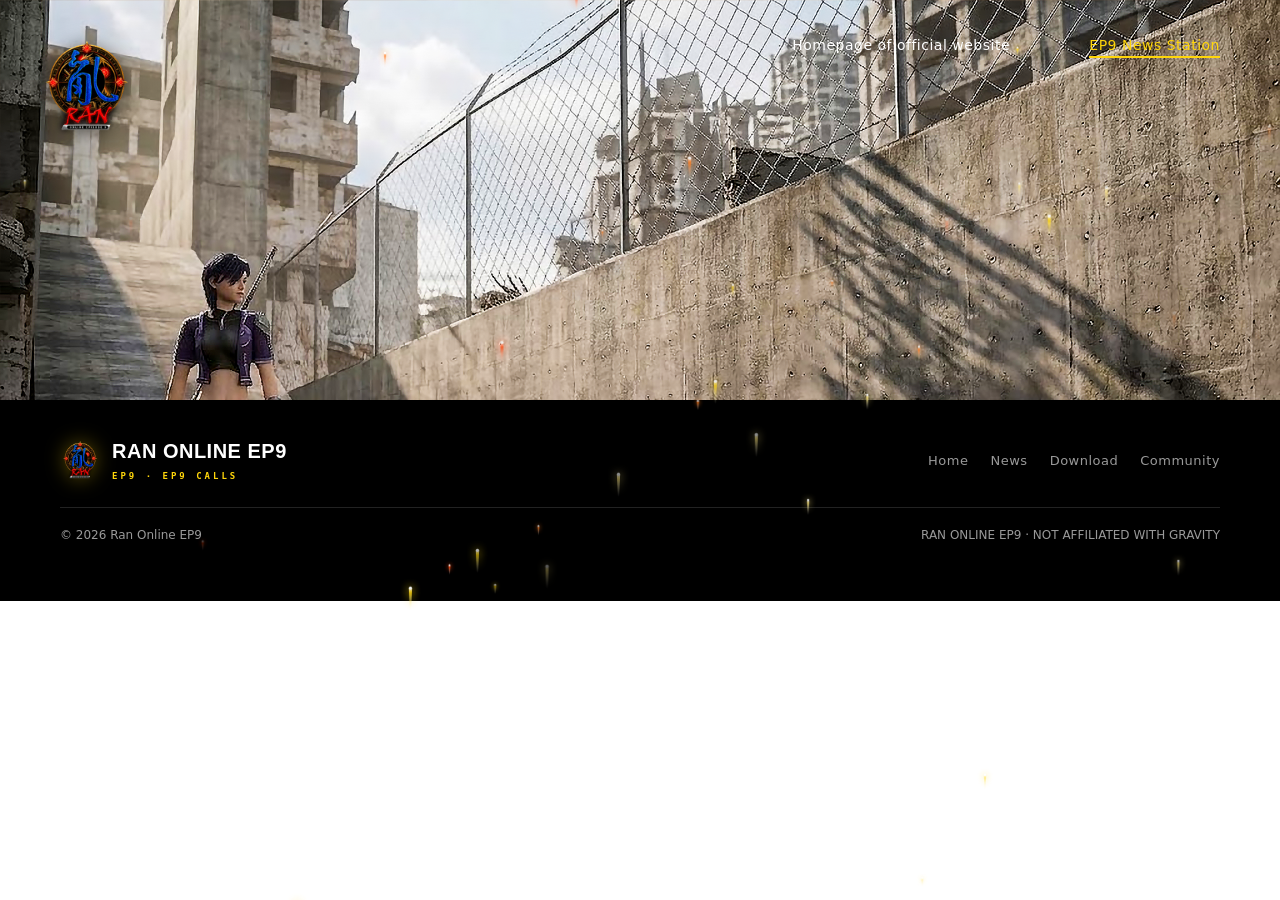
<file: news.html>
<!DOCTYPE html>
<html lang="en">
<head>
  <meta charset="utf-8">
  <meta name="viewport" content="width=device-width, initial-scale=1">
  <meta name="referrer" content="strict-origin-when-cross-origin">
  <title>News — Ran Online EP9</title>
  <meta name="description" content="Latest Ran Online EP9 announcements, events and guides.">

  <!-- Open Graph / Discord -->
  <meta property="og:type" content="website">
  <meta property="og:title" content="News — Ran Online EP9">
  <meta property="og:description" content="Latest Ran Online EP9 announcements, events and guides.">
  <meta property="og:image" content="https://ep9ranonline.com/assets/logo.png">
  <meta property="og:url" content="https://ep9ranonline.com/news.html">
  <meta property="og:site_name" content="Ran Online EP9">
  <meta name="twitter:card" content="summary_large_image">
  <meta name="twitter:title" content="News — Ran Online EP9">
  <meta name="twitter:description" content="Latest Ran Online EP9 announcements, events and guides.">
  <meta name="twitter:image" content="https://ep9ranonline.com/assets/logo.png">

  <link rel="icon" href="assets/logo.png">
  <!-- Old-project font stack ONLY (Rajdhani / Inter / JetBrains Mono declared in
       style.css :root vars). No Google <link> and no reference (Microsoft YaHei)
       fonts — the page falls back to the EP9 sans/mono stack cleanly. -->
  <link rel="stylesheet" href="assets/css/style.css">
  <!-- Bossran-style light list skin for the News page (loaded AFTER style.css). -->
  <link rel="stylesheet" href="assets/css/news.css">
</head>
<!-- data-page=news flags this as the standalone News list page so main.js
     renders ONLY the news list (no Main Page sections, nav menu, or music). -->
<body data-page="news">
  <div id="news-page">
    <main id="main-content">

    <!-- HERO (.top_kv) — 400px bossran-style key visual with brand + HOME / NEWS. -->
    <div class="top_kv" id="news-top">
      <img class="top_kv_img" src="assets/hero-bg-10.png" alt="Ran Online EP9">
      <a href="index.html" class="logo" title="Ran Online EP9">
        <img src="assets/logo.png" alt="Ran Online EP9">
      </a>
      <a href="index.html" class="btn_gw" title="Official website">Homepage of official website</a>
      <a href="news.html" class="btn_news on" title="Ran Online EP9 News">EP9 News Station</a>
    </div>

    <!-- News list (category filter + table + pagination) — Main Page content is
         NOT here. Each row is a real <a> to its standalone content page. -->
    <section class="section" id="news">
      <div class="NIE-list" id="news-list">
        <!-- Header: eyebrow title (driven by main.js #news-title/#news-accent)
             + centered category filter (#news-tabs, rebuilt by main.js). -->
        <div class="head">
          <div class="title-wrap">
            <span class="eyebrow">NEWS</span>
            <h2 class="news-h-title"><span id="news-title">THE LATEST</span> <span class="accent" id="news-accent">NEWS.</span></h2>
            <p class="news-h-intro" id="news-intro"></p>
          </div>
          <!-- Category filter: ALL | NEWS | ANNOUNCEMENT | GUIDE.
               Buttons are rebuilt by main.js from C.newsFilter; data-filter drives
               the client-side filtering (no backend required). -->
          <div class="news-tabs" id="news-tabs"></div>
        </div>

        <!-- Bossran-style compact list (news-row). Articles deep-link to the
             standalone reader via news.html#id=<CSV_ID>. -->
        <ul class="list" id="news-grid">
          <div class="news-tbody" id="news-tbody"></div>
        </ul>

        <!-- Bordered pager (prev / status / next) — rebuilt by main.js. -->
        <div class="pager news-pagination" id="news-pagination"></div>
      </div>
    </section>

    <!-- Article reader: a SINGLE live shell. Articles are rendered on demand
         from the shared Google Sheet loader (window.NewsData) using the hash
         route news.html#id=<CSV_ID>. No per-article HTML files. -->
    <section id="news-articles" class="news-articles-section" style="display:none;">
      <div class="wrap">
        <article id="news-article" class="news-article" data-category="" data-date="">
          <header class="article-header">
            <span class="article-cat" id="article-cat"></span>
            <h1 class="article-title" id="article-title"></h1>
            <div class="article-meta">
              <span class="article-date" id="article-date"></span>
              <span class="article-sep">•</span>
              <span class="article-author" id="article-author">By Admin</span>
            </div>
          </header>
          <div class="article-content" id="article-body"></div>
          <footer class="article-footer">
            <a href="news.html" class="article-back" id="article-back" data-back="news">← BACK TO NEWS</a>
          </footer>
        </article>
      </div>
    </section>

    <!-- Dark footer (bossran-style). No Main Page #footer id, so the gate's
         "news.html excludes Main Page section" check still passes. -->
    <footer class="news-footer" id="news-footer">
      <div class="wrap">
        <div class="news-footer-grid">
          <a class="brand" href="index.html">
            <img src="assets/logo.png" alt="Ran Online EP9">
            <span><b>RAN ONLINE EP9</b><small>EP9 · EP9 CALLS</small></span>
          </a>
          <nav class="news-footer-links">
            <a href="index.html">Home</a>
            <a href="news.html">News</a>
            <a href="index.html#download">Download</a>
            <a href="index.html#community">Community</a>
          </nav>
        </div>
        <div class="news-footer-bottom">
          <span id="news-footer-copyright">© 2026 Ran Online EP9</span>
          <span>RAN ONLINE EP9 · NOT AFFILIATED WITH GRAVITY</span>
        </div>
      </div>
    </footer>
  </main>
</div>

  <script src="assets/js/config.js"></script>
  <script src="assets/js/generated.js"></script>
  <script src="assets/js/news-data.js"></script>
  <script src="assets/js/main.js"></script>
  <!-- Legacy deep-link forwarder + live hash-routed article reader.
       ?slug= / ?kind=&i= URLs are forwarded to news.html#id=<slug>; the reader
       then loads the article body from the shared Google Sheet loader. -->
  <script>
  (function () {
    var C = window.SITE_CONFIG || {};
    // Resolve NewsData lazily — this inline reader is loaded BEFORE
    // assets/js/news-data.js (which defines window.NewsData). A top-level
    // `var ND = window.NewsData` would capture `undefined`, so we read it at
    // call time inside route()/tryRender() instead.
    function getND() { return window.NewsData || null; }

    function esc(s) { return (s == null) ? "" : String(s); }
    function inline(t) {
    return t
      .replace(/\[img\](.*?)\[img\](?:\[(auto|\d+x\d+)\])?/g, function (_m, url, size) {
        url = String(url).replace(/"/g, '"');
        if (url.indexOf('://') === -1 && url.indexOf('/') !== 0) url = 'assets/content/' + url;
        var dim = '';
        if (size && size !== 'auto') { var p = size.split('x'); dim = ' width="' + p[0] + '" height="' + p[1] + '"'; }
        return '<img class="txt-img" src="' + url + '" alt=""' + dim + '>';
      })
      .replace(/\[table\]([\s\S]*?)\[\/table\]/g, function (_m, content) {
        var rows = content.trim().split('\n');
        var html = '<table class="txt-table">';
        rows.forEach(function (row, i) {
          var cells = row.split('|').map(function (c) { return c.trim(); });
          var tag = i === 0 ? 'th' : 'td';
          html += '<tr>';
          cells.forEach(function (cell) { html += '<' + tag + '>' + inline(cell) + '</' + tag + '>'; });
          html += '</tr>';
        });
        html += '</table>';
        return html;
      })
      .replace(/\[callout\]([\s\S]*?)\[\/callout\]/g, '<div class="txt-callout">$1</div>')
      .replace(/\[quote\]([\s\S]*?)\[\/quote\]/g, '<blockquote class="txt-quote">$1</blockquote>')
      .replace(/\[code\](.*?)\[\/code\]/g, '<code class="txt-code">$1</code>')
      .replace(/\[col\]([\s\S]*?)\[\/col\]/g, '<div class="txt-col">$1</div>')
      .replace(/\[col3\]([\s\S]*?)\[\/col3\]/g, '<div class="txt-col3">$1</div>')
      .replace(/\[h2\]([\s\S]*?)\[\/h2\]/g, '<h2 class="txt-h2">$1</h2>')
      .replace(/\[h3\]([\s\S]*?)\[\/h3\]/g, '<h3 class="txt-h3">$1</h3>')
      .replace(/\[hr\]/g, '<hr class="txt-hr">')
      .replace(/\[br\]/g, '<br>')
      .replace(/\*\*(.+?)\*\*/g, "<strong>$1</strong>")
      .replace(/__(.+?)__/g, "<u>$1</u>")
      .replace(/~~(.+?)~~/g, "<del>$1</del>")
      .replace(/\*(.+?)\*/g, "<em>$1</em>");
  }
    function renderBody(raw) {
      if (!raw) return '<p class="article-empty">No content yet.</p>';
      var html = "", listOpen = false, tableOpen = false, tableRows = [];
      function closeList() { if (listOpen) { html += "</ul>"; listOpen = false; } }
      function closeTable() {
        if (!tableOpen) return;
        html += '<table class="txt-table">';
        tableRows.forEach(function (row, ri) {
          var cells = row.split('|').map(function (c) { return c.trim(); });
          var tag = ri === 0 ? 'th' : 'td';
          html += '<tr>';
          cells.forEach(function (cell) { html += '<' + tag + '>' + inline(cell) + '</' + tag + '>'; });
          html += '</tr>';
        });
        html += '</table>';
        tableOpen = false; tableRows = [];
      }
      raw.split(/\r?\n/).forEach(function (line) {
        line = line.replace(/\r/g, "");
        if (tableOpen) {
          if (/^\s*\[\/table\]\s*$/.test(line)) { closeTable(); return; }
          tableRows.push(line); return;
        }
        if (/^\s*\[table\]\s*$/.test(line)) { closeList(); tableOpen = true; return; }
        if (!line.trim()) { closeList(); return; }
        var img = line.match(/\[img\]([^\[]+)\[img\]/);
        if (img) { closeList(); html += '<p><img src="' + esc(img[1].trim()) + '" alt=""></p>'; return; }
        var b = line.match(/^\s*[-*+]\s+(.*)$/);
        if (b) { if (!listOpen) { html += "<ul>"; listOpen = true; } html += "<li>" + inline(b[1]) + "</li>"; return; }
        var hb = line.match(/^\s*\[h([23])\]([\s\S]*?)\[\/h\1\]\s*$/);
        if (hb) { closeList(); html += '<h' + hb[1] + ' class="txt-h' + hb[1] + '">' + inline(hb[2]) + '</h' + hb[1] + '>'; return; }
        closeList();
        html += "<p>" + inline(line) + "</p>";
      });
      closeList(); closeTable();
      return html;
    }

    function fillArticle(item) {
      var art = document.getElementById("news-article");
      var sec = document.getElementById("news-articles");
      var list = document.getElementById("news");
      if (!art || !sec || !item) return false;
      document.getElementById("article-cat").textContent = item.cat || "NEWS";
      document.getElementById("article-title").textContent = item.title || "";
      document.getElementById("article-date").textContent = item.date || "";
      var artAuthor = document.getElementById("article-author");
      if (artAuthor) artAuthor.textContent = "By " + ((item.author && item.author !== "Admin") ? esc(item.author) : "Admin");
      art.setAttribute("data-category", (item.cat || "NEWS").toLowerCase());
      art.setAttribute("data-date", item.date || "");
      var body = document.getElementById("article-body");
      var html = "";
      if (item.image) html += '<p><img src="' + esc(item.image) + '" alt=""></p>';
      html += renderBody(item.text || item.description || "");
      body.innerHTML = html;
      if (list) list.style.display = "none";
      sec.style.display = "block";
      document.body.classList.add("show-article");
      art.scrollIntoView({ behavior: "smooth", block: "start" });
      return true;
    }
    function showList() {
      var sec = document.getElementById("news-articles");
      var list = document.getElementById("news");
      if (sec) sec.style.display = "none";
      if (list) list.style.display = "block";
      document.body.classList.remove("show-article");
      if (list) list.scrollIntoView({ behavior: "smooth", block: "start" });
    }

    function getHashId() {
      // Support the babyran-style article id from either:
      //   news.html#id=<CSV_ID>   (hash route)
      //   news.html?articleid=<CSV_ID>  (query route, parity with show.aspx?articleid=X)
      var q = (window.location.search || "");
      var m = q.match(/(?:^|&)articleid=([^&]+)/);
      if (m) return decodeURIComponent(m[1]);
      var h = (window.location.hash || "").replace(/^#/, "");
      m = h.match(/(?:^|&)id=([^&]+)/);
      if (m) return decodeURIComponent(m[1]);
      return h || "";
    }
    function route() {
      var id = getHashId();
      if (!id) { showList(); return; }
      function tryRender() {
        var ND = getND();
        var item = ND && ND.getById ? ND.getById(id) : null;
        if (item) { fillArticle(item); return true; }
        return false;
      }
      if (tryRender()) return;
      var ND = getND();
      if (ND && typeof ND.load === "function") {
        ND.load().then(function () { if (!tryRender()) showList(); }).catch(function () { showList(); });
      } else {
        showList();
      }
    }

    // Backward-compat forwarder for old deep links (?slug= / ?kind=&i=).
    var p = new URLSearchParams(window.location.search);
    var slug = p.get("slug");
    if (!slug && p.get("i") != null) {
      var data = (C.news || {});
      var kind = p.get("kind") || "a";
      var arr = kind === "e" ? data.event : kind === "g" ? data.tutorial : data.announcement;
      var it = (arr || [])[Number(p.get("i"))];
      slug = it && (it.id || it.slug);
    }
    if (slug) {
      window.location.replace("news.html#id=" + encodeURIComponent(slug));
      return;
    }

    window.addEventListener("hashchange", route);
    setTimeout(route, 0);
    window.__newsRoute = route;
    window.__newsShowList = showList;
  })();
  </script>
</body>
</html>
</file>
<file: assets/css/style.css>
/* ============================================================================
 * Ran Online EP9 — Cinematic Design System (LifeAfter.com = inspiration only)
 * ========================================================================== */
:root {
  --accent: #FFD60A; --accent-rgb: 255, 214, 10; --accent-deep: #E0B400;
  --danger: #FF6B6B; --danger-rgb: 255, 107, 107;
  --good: #2ED573; --good-rgb: 46, 213, 115;
  --bg: #070B14; --bg-2: #0A1020; --bg-3: #0E1630;
  --panel: rgba(14, 22, 48, 0.62); --panel-solid: #0C1330;
  --line: rgba(255, 255, 255, 0.10); --line-strong: rgba(255, 255, 255, 0.18);
  --text: #F3F6FF; --text-dim: rgba(243, 246, 255, 0.66); --text-faint: rgba(243, 246, 255, 0.40);
  --font-display: 'Rajdhani', 'Oswald', sans-serif; --font-body: 'Inter', system-ui, sans-serif; --font-mono: 'JetBrains Mono', ui-monospace, monospace;
  --glow: 0 0 28px rgba(var(--accent-rgb), 0.45);
  --radius: 14px; --maxw: 1240px; --nav-h: 76px;
  --bg-zoom: 1.1; --bg-rotate: 3deg; --bg-duration: 40s;
  --bg-opacity: 0.5;   /* Background transparency for sections (server, news, classes, etc.) */
  --bg-fx-blur: 120px; /* Blur radius for bg-fx glow orbs */
}
*, *::before, *::after { box-sizing: border-box; }
html { scroll-behavior: smooth; scroll-padding-top: calc(var(--nav-h) + 16px); }
html, body { margin: 0; padding: 0; }
body { background: radial-gradient(1200px 700px at 80% -10%, rgba(var(--accent-rgb),0.07), transparent 60%), radial-gradient(900px 600px at 0% 20%, rgba(80,120,255,0.06), transparent 55%), var(--bg); color: var(--text); font-family: var(--font-body); -webkit-font-smoothing: antialiased; text-rendering: optimizeLegibility; overflow-x: clip; line-height: 1.6; min-height: 100vh; display: flex; flex-direction: column; }
main#main-content { flex: 1 0 auto; display: flex; flex-direction: column; }
img { max-width: 100%; display: block; }
a { color: inherit; text-decoration: none; transition: color .2s ease; }
a:hover { color: var(--accent); }
button { font-family: inherit; cursor: pointer; }
::selection { background: rgba(var(--accent-rgb),0.3); color: #fff; }
::-webkit-scrollbar { width: 11px; height: 11px; }
::-webkit-scrollbar-track { background: var(--bg-2); }
::-webkit-scrollbar-thumb { background: rgba(var(--accent-rgb),0.4); border-radius: 8px; }
::-webkit-scrollbar-thumb:hover { background: rgba(var(--accent-rgb),0.7); }

.wrap { width: min(100% - 44px, var(--maxw)); margin-inline: auto; }
.section { position: relative; padding: clamp(64px, 9vw, 130px) 0; overflow: hidden; }
.section--tight { padding: clamp(48px, 6vw, 88px) 0; }
.eyebrow { font-family: var(--font-mono); font-size: 12px; letter-spacing: 3px; text-transform: uppercase; color: var(--accent); display: inline-flex; align-items: center; gap: 10px; }
.eyebrow::before { content: ""; width: 26px; height: 1px; background: var(--accent); box-shadow: var(--glow); }
.section-title { font-family: var(--font-display); font-weight: 700; font-size: clamp(34px, 6vw, 64px); line-height: 0.98; letter-spacing: -0.5px; margin: 14px 0 0; text-transform: uppercase; }
.section-title .accent { color: var(--accent); }
.section-intro { margin: 18px 0 0; max-width: 64ch; color: var(--text-dim); font-size: clamp(15px, 1.4vw, 17px); }
.kicker-row { display: flex; align-items: flex-end; justify-content: space-between; gap: 24px; flex-wrap: wrap; }
/* Base background image layer — uses configurable opacity (default 50%) */
.bg-fx { position: absolute; inset: 0; background-size: cover; background-position: center; transform: scale(var(--bg-zoom)) rotate(calc(var(--bg-rotate) * -1)); opacity: var(--bg-opacity); filter: saturate(1.05) contrast(1.02); animation: sway var(--bg-duration) ease-in-out infinite alternate; z-index: 0; pointer-events: none; }

/* Glow orbs — independent opacity so they stay visible regardless of background opacity */
.bg-fx::before,
.bg-fx::after {
  content: "";
  position: absolute;
  width: 60vw;
  height: 60vw;
  border-radius: 50%;
  filter: blur(var(--bg-fx-blur));
  opacity: 0.35; /* Fixed opacity for glow orbs (not affected by --bg-opacity) */
  pointer-events: none;
}
.bg-fx::before { background: radial-gradient(circle, var(--accent), transparent 60%); top: -20vw; left: -20vw; animation: drift1 22s ease-in-out infinite alternate; }
.bg-fx::after  { background: radial-gradient(circle, #4A6BFF, transparent 60%); bottom: -20vw; right: -20vw; animation: drift2 28s ease-in-out infinite alternate; }
@keyframes sway { from { transform: scale(var(--bg-zoom)) rotate(calc(var(--bg-rotate) * -1)); } to { transform: scale(var(--bg-zoom)) rotate(var(--bg-rotate)); } }
@keyframes drift1 { 0% { transform: translate(0,0) scale(1); } 100% { transform: translate(30vw, 20vh) scale(1.2); } }
@keyframes drift2 { 0% { transform: translate(0,0) scale(1); } 100% { transform: translate(-25vw, -15vh) scale(1.1); } }

/* Dark overlay gradient for section backgrounds — separate from glow orbs */
.bg-fx-overlay {
  position: absolute;
  inset: 0;
  background: linear-gradient(180deg, rgba(7,11,20,0.78), rgba(7,11,20,0.55) 45%, rgba(7,11,20,0.92));
  z-index: 1;
  pointer-events: none;
}
.section > .wrap { position: relative; z-index: 2; }

.btn { --b: var(--accent); display: inline-flex; align-items: center; justify-content: center; gap: 10px; font-family: var(--font-mono); font-size: 13px; font-weight: 700; letter-spacing: 2px; text-transform: uppercase; padding: 15px 26px; border: 1px solid transparent; background: var(--b); color: #0A1020; clip-path: polygon(12px 0, 100% 0, 100% calc(100% - 12px), calc(100% - 12px) 100%, 0 100%, 0 12px); transition: filter .2s, transform .2s, box-shadow .2s; }
.btn:hover { filter: brightness(1.08); transform: translateY(-2px); box-shadow: 0 10px 28px rgba(var(--accent-rgb),0.32); color: #0A1020; }
.btn:active { transform: translateY(0); }
.btn--ghost { background: transparent; color: var(--text); border: 1px solid var(--line-strong); }
.btn--ghost:hover { border-color: var(--accent); color: var(--accent); box-shadow: none; background: rgba(var(--accent-rgb),0.06); }

.nav { position: fixed; inset: 0 0 auto 0; height: var(--nav-h); display: flex; align-items: center; z-index: 80; background: linear-gradient(180deg, rgba(7,11,20,0.92), rgba(7,11,20,0.55) 70%, transparent); backdrop-filter: blur(10px); transition: background .3s, box-shadow .3s, border-color .3s; border-bottom: 1px solid transparent; }
.nav.is-scrolled { background: rgba(7,11,20,0.95); border-bottom-color: var(--line); box-shadow: 0 10px 30px rgba(0,0,0,0.35); }
.nav .wrap { display: flex; align-items: center; justify-content: space-between; gap: 18px; }
.brand { display: inline-flex; align-items: center; gap: 12px; font-family: var(--font-display); font-weight: 700; }
.brand img { width: 40px; height: 40px; object-fit: contain; filter: drop-shadow(0 0 10px rgba(var(--accent-rgb),0.35)); }
.brand b { font-size: 20px; letter-spacing: 0.5px; line-height: 1; }
.brand small { display: block; font-family: var(--font-mono); font-size: 9px; letter-spacing: 3px; color: var(--accent); margin-top: 3px; }
.nav-links { display: flex; align-items: center; gap: 4px; }
.nav-links a { font-family: var(--font-mono); font-size: 12px; letter-spacing: 1.5px; text-transform: uppercase; color: var(--text-dim); padding: 9px 13px; border-radius: 8px; position: relative; }
.nav-links a:hover { color: var(--text); }
.nav-links a.is-active { color: var(--accent); }
.nav-links a.is-active::after { content: ""; position: absolute; left: 13px; right: 13px; bottom: 2px; height: 2px; background: var(--accent); box-shadow: var(--glow); }
.nav-cta { display: inline-flex; }
.nav-burger { display: none; background: none; border: 1px solid var(--line-strong); width: 44px; height: 40px; border-radius: 8px; color: var(--text); }

.hero { min-height: 100vh; display: flex; align-items: center; position: relative; padding-top: var(--nav-h); }
.hero .bg-fx { opacity: 0.5; }
/* Hero glow orbs should keep fixed opacity */
.hero .bg-fx::before,
.hero .bg-fx::after {
  opacity: 0.35;
}
.hero-grid { display: grid; grid-template-columns: 1.15fr 0.85fr; gap: 48px; align-items: center; width: 100%; }
.hero-tag { display: inline-flex; align-items: center; gap: 10px; font-family: var(--font-mono); font-size: 12px; letter-spacing: 3px; text-transform: uppercase; color: var(--accent); border: 1px solid rgba(var(--accent-rgb),0.35); padding: 7px 14px; border-radius: 999px; background: rgba(var(--accent-rgb),0.05); }
.hero h1 { font-family: var(--font-display); font-weight: 700; font-size: clamp(54px, 11vw, 132px); line-height: 0.86; letter-spacing: -2px; margin: 20px 0 6px; text-transform: uppercase; }
.hero h1 .stroke { -webkit-text-stroke: 2px rgba(255,255,255,0.55); color: transparent; }
.hero .subtitle { font-family: var(--font-display); font-weight: 600; font-size: clamp(18px, 2.4vw, 26px); letter-spacing: 4px; color: var(--accent); text-transform: uppercase; margin: 0 0 18px; }
.hero p.lead { color: var(--text-dim); max-width: 52ch; font-size: clamp(15px, 1.5vw, 18px); }
.hero-actions { display: flex; gap: 14px; flex-wrap: wrap; margin-top: 30px; }
.hero-stats { display: grid; grid-template-columns: repeat(2, 1fr); gap: 14px; border: 1px solid var(--line); border-radius: var(--radius); padding: 20px; background: linear-gradient(180deg, rgba(14,22,48,0.5), rgba(7,11,20,0.2)); backdrop-filter: blur(6px); }
.hero-stats .hs { padding: 10px 4px; }
.hero-stats .hs b { display: block; font-family: var(--font-display); font-size: 34px; color: var(--accent); line-height: 1; }
.hero-stats .hs span { font-family: var(--font-mono); font-size: 10px; letter-spacing: 1.5px; color: var(--text-faint); text-transform: uppercase; }

.marquee { border-block: 1px solid var(--line); background: rgba(0,0,0,0.25); overflow: hidden; padding: 10px 0; }
.marquee-track { display: inline-flex; gap: 40px; white-space: nowrap; animation: scroll-x 26s linear infinite; font-family: var(--font-mono); font-size: 12px; letter-spacing: 3px; color: var(--text-dim); text-transform: uppercase; }
.marquee-track span { display: inline-flex; align-items: center; gap: 14px; }
.marquee-track span::before { content: "◆"; color: var(--accent); }
@keyframes scroll-x { from { transform: translateX(0); } to { transform: translateX(-50%); } }


/* Server / Stats */
.stat-grid { display: grid; grid-template-columns: repeat(4, 1fr); gap: 16px; margin-top: 36px; }
.stat-card { border: 1px solid var(--line); border-radius: var(--radius); padding: 22px; background: var(--panel); position: relative; overflow: hidden; transition: transform .25s, border-color .25s, box-shadow .25s; }
.stat-card::before { content: ""; position: absolute; left: 0; top: 0; bottom: 0; width: 3px; background: linear-gradient(var(--accent), transparent); }
.stat-card:hover { transform: translateY(-4px); border-color: rgba(var(--accent-rgb),0.4); box-shadow: 0 14px 34px rgba(0,0,0,0.35); }
.stat-card b { display: block; font-family: var(--font-display); font-weight: 700; font-size: 40px; color: #fff; line-height: 1; }
.stat-card .lbl { font-family: var(--font-mono); font-size: 11px; letter-spacing: 1.5px; color: var(--accent); text-transform: uppercase; margin-bottom: 8px; }
.stat-card .note { color: var(--text-faint); font-size: 13px; margin-top: 8px; }
.rate-row { display: flex; flex-wrap: wrap; gap: 12px; margin-top: 26px; }
.rate-chip { display: inline-flex; align-items: center; gap: 10px; padding: 10px 16px; border: 1px solid var(--line); border-radius: 999px; background: rgba(0,0,0,0.2); font-family: var(--font-mono); font-size: 12px; letter-spacing: 1px; text-transform: uppercase; }
.rate-chip b { color: var(--accent); }
.rate-bar { width: 64px; height: 6px; border-radius: 4px; background: rgba(255,255,255,0.1); overflow: hidden; }
.rate-bar i { display: block; height: 100%; background: var(--accent); box-shadow: var(--glow); }

/* Classes */
.class-tabs { display: flex; flex-wrap: wrap; gap: 10px; margin-top: 30px; }
.class-tab { font-family: var(--font-mono); font-size: 12px; letter-spacing: 1.5px; text-transform: uppercase; padding: 11px 16px; border: 1px solid var(--line); border-radius: 10px; background: rgba(0,0,0,0.15); color: var(--text-dim); transition: all .2s; }
.class-tab:hover { color: var(--text); border-color: var(--line-strong); }
.class-tab.is-active { color: #0A1020; background: var(--accent); border-color: var(--accent); }
.class-panel { display: grid; grid-template-columns: 0.9fr 1.1fr; gap: 28px; margin-top: 30px; align-items: stretch; }
.class-art { position: relative; border: 1px solid var(--line); border-radius: var(--radius); overflow: hidden; min-height: 360px; background: radial-gradient(120% 120% at 50% 0%, rgba(var(--accent-rgb),0.12), transparent 60%), rgba(0,0,0,0.3); display: flex; align-items: center; justify-content: center; }
.class-art img { width: 100%; height: 100%; object-fit: contain; }
.class-art .badge { position: absolute; top: 16px; left: 16px; font-family: var(--font-mono); font-size: 10px; letter-spacing: 2px; color: var(--accent); }
.class-art .role-tag { position: absolute; bottom: 16px; left: 16px; right: 16px; }


.class-detail { display: flex; flex-direction: column; gap: 14px; }
.class-name { font-family: var(--font-display); font-weight: 700; font-size: clamp(40px, 7vw, 76px); line-height: 0.9; margin: 0; text-transform: uppercase; }
.diff-block { border: 1px solid var(--line); border-radius: var(--radius); padding: 18px; background: var(--panel); }
.diff-head { font-family: var(--font-mono); font-size: 10px; letter-spacing: 2px; color: var(--text-faint); text-transform: uppercase; margin-bottom: 12px; }
.diff-bars { display: flex; align-items: center; gap: 8px; margin-bottom: 12px; }
.diff-bars span { flex: 1; height: 12px; border: 1px solid rgba(255,255,255,0.12); }
.diff-bars span.on { background: var(--accent); border-color: var(--accent); box-shadow: var(--glow); }
.diff-legend { display: flex; justify-content: space-between; font-family: var(--font-mono); font-size: 10px; letter-spacing: 2px; text-transform: uppercase; }
.diff-legend b { color: var(--accent); }
.info-card { padding: 16px 18px; border-radius: var(--radius); border: 1px solid; }
.info-card h4 { margin: 0 0 8px; font-family: var(--font-mono); font-size: 10px; letter-spacing: 2px; text-transform: uppercase; }
.info-card p { margin: 0; font-size: 14px; color: var(--text-dim); line-height: 1.5; }
.info-card.play { background: rgba(var(--accent-rgb),0.06); border-color: rgba(var(--accent-rgb),0.3); }
.info-card.play h4 { color: var(--accent); }
.info-card.adv { background: rgba(var(--good-rgb),0.07); border-color: rgba(var(--good-rgb),0.35); }
.info-card.adv h4 { color: var(--good); }
.info-card.dis { background: rgba(var(--danger-rgb),0.07); border-color: rgba(var(--danger-rgb),0.35); }
.info-card.dis h4 { color: var(--danger); }

/* Combat */
.mode-grid { display: grid; grid-template-columns: repeat(2, 1fr); gap: 16px; margin-top: 34px; }
.mode-card { border: 1px solid var(--line); border-radius: var(--radius); padding: 22px; background: var(--panel); position: relative; transition: transform .25s, border-color .25s; }
.mode-card:hover { transform: translateY(-4px); border-color: rgba(var(--accent-rgb),0.4); }
.mode-card .live { position: absolute; top: 18px; right: 18px; font-family: var(--font-mono); font-size: 9px; letter-spacing: 2px; color: var(--good); border: 1px solid rgba(var(--good-rgb),0.4); padding: 4px 9px; border-radius: 999px; display: inline-flex; align-items: center; gap: 6px; }
.mode-card .live::before { content: ""; width: 6px; height: 6px; border-radius: 50%; background: var(--good); box-shadow: 0 0 8px var(--good); animation: pulse 1.4s infinite; }
.mode-card h3 { font-family: var(--font-display); font-weight: 700; font-size: 28px; margin: 0; text-transform: uppercase; }
.mode-card .meta { font-family: var(--font-mono); font-size: 11px; letter-spacing: 1.5px; color: var(--accent); text-transform: uppercase; margin: 8px 0; }
.mode-card .sched { color: var(--text-faint); font-size: 13px; }
@keyframes pulse { 0%,100% { opacity: 1; } 50% { opacity: 0.3; } }
.raid-list { margin-top: 34px; display: grid; gap: 12px; }
.raid { display: grid; grid-template-columns: 130px 1fr auto; gap: 18px; align-items: center; border: 1px solid var(--line); border-radius: var(--radius); padding: 18px 22px; background: rgba(0,0,0,0.2); }
.raid .tag { font-family: var(--font-mono); font-size: 10px; letter-spacing: 2px; color: var(--accent); text-transform: uppercase; }
.raid h4 { margin: 4px 0 0; font-family: var(--font-display); font-size: 22px; text-transform: uppercase; }
.raid p { margin: 0; color: var(--text-dim); font-size: 14px; }
.raid .limit { font-family: var(--font-mono); font-size: 11px; letter-spacing: 1px; color: var(--text-faint); text-transform: uppercase; white-space: nowrap; }


/* Roadmap Slider */
.roadmap {
  margin-top: 44px;
  position: relative;
  display: flex;
  align-items: center;
  gap: 16px;
}
.road-nav {
  flex: 0 0 44px;
  width: 44px;
  height: 44px;
  border-radius: 50%;
  background: rgba(15, 23, 42, 0.7);
  border: 1px solid var(--line-strong);
  color: var(--text-dim);
  font-size: 26px;
  line-height: 1;
  display: flex;
  align-items: center;
  justify-content: center;
  cursor: pointer;
  transition: all 0.2s ease;
  user-select: none;
  z-index: 10;
}
.road-nav:hover:not(:disabled) {
  color: var(--accent);
  border-color: var(--accent);
  background: rgba(var(--accent-rgb), 0.2);
  box-shadow: var(--glow);
}
.road-nav:active:not(:disabled) {
  transform: scale(0.91);
}
.road-nav:disabled,
.road-nav.is-disabled {
  opacity: 0.25;
  cursor: not-allowed;
  border-color: var(--line);
  box-shadow: none;
}
.road-viewport {
  flex: 1;
  overflow: hidden;
  position: relative;
  padding: 14px 0;
}
.road-track, .road-grid {
  display: flex;
  gap: 16px;
  position: relative;
  transition: transform 0.48s cubic-bezier(0.16, 1, 0.3, 1);
  will-change: transform;
  width: max-content;
  min-width: 100%;
}
.road-line {
  position: absolute;
  top: 32px;
  height: 2px;
  background: var(--line);
  z-index: 1;
}
.road-line i {
  display: block;
  height: 100%;
  width: 0%;
  background: var(--accent);
  box-shadow: var(--glow);
  transition: width 0.4s cubic-bezier(0.25, 1, 0.5, 1);
}
.road-phase {
  flex: 0 0 calc((100% - 64px) / 5);
  box-sizing: border-box;
  padding: 54px 16px 20px;
  position: relative;
  z-index: 2;
  cursor: pointer;
  background: rgba(8, 12, 24, 0.02);
  border: 1px solid var(--line);
  border-radius: 12px;
  transition: transform 0.4s cubic-bezier(0.16, 1, 0.3, 1), border-color 0.4s ease, background 0.4s ease, box-shadow 0.4s ease;
  backdrop-filter: blur(6px);
}
.road-phase:hover {
  background: rgba(14, 22, 48, 0.04);
  border-color: rgba(var(--accent-rgb), 0.4);
  transform: translateY(-2px);
}
.road-phase .dot {
  position: absolute;
  top: 18px;
  left: 50%;
  transform: translateX(-50%);
  width: 18px;
  height: 18px;
  border-radius: 50%;
  background: var(--bg-2);
  border: 2px solid var(--line-strong);
  z-index: 3;
  transition: all 0.3s ease;
}
.road-phase.is-current .dot {
  background: var(--accent);
  border-color: #ffffff;
  box-shadow: 0 0 12px var(--accent);
}

.road-phase.is-done .dot {
  background: var(--good, #4caf50);
  border-color: #81c784;
  box-shadow: 0 0 10px rgba(76, 175, 80, 0.7);
}
.road-phase.is-done .ph {
  color: var(--good, #4caf50);
}
.road-phase.is-done {
  border-color: rgba(76, 175, 80, 0.3);
}
.road-phase.is-done:hover {
  border-color: rgba(76, 175, 80, 0.6);
}

/* ==========================================
   ROADMAP CENTER CARD (EP9 THEME GOLD EFFECT)
   ========================================== */
@keyframes themeGlowPulse {
  0%, 100% {
    box-shadow: 
      0 8px 24px rgba(0, 0, 0, 0.6),
      0 0 16px rgba(255, 214, 10, 0.22),
      inset 0 0 14px rgba(255, 214, 10, 0.06);
    border-color: rgba(255, 214, 10, 0.75);
  }
  50% {
    box-shadow: 
      0 12px 32px rgba(0, 0, 0, 0.75),
      0 0 28px rgba(255, 214, 10, 0.4),
      inset 0 0 22px rgba(255, 214, 10, 0.12);
    border-color: rgba(255, 235, 120, 0.95);
  }
}

.road-phase.is-center {
  position: relative;
  background: rgba(14, 22, 48, 0.05) !important;
  border: 1px solid rgba(255, 214, 10, 0.75) !important;
  border-radius: 12px;
  transform: translateY(-6px) scale(1.025);
  z-index: 10 !important;
  animation: themeGlowPulse 3s infinite ease-in-out;
  transition: transform 0.4s cubic-bezier(0.16, 1, 0.3, 1), border-color 0.4s ease, background 0.4s ease, box-shadow 0.4s ease;
}
.road-phase .ph { font-family: var(--font-mono); font-size: 10px; letter-spacing: 2px; color: var(--text-faint); text-transform: uppercase; }
.road-phase h3 { font-family: var(--font-display); font-weight: 700; font-size: 22px; margin: 6px 0 4px; text-transform: uppercase; word-break: break-word; }
.road-phase .status { font-family: var(--font-mono); font-size: 10px; letter-spacing: 2px; text-transform: uppercase; padding: 4px 10px; border-radius: 999px; display: inline-block; margin-bottom: 14px; }
.road-phase .status.ip { color: var(--accent); background: rgba(var(--accent-rgb),0.1); border: 1px solid rgba(var(--accent-rgb),0.3); }
.road-phase .status.d { color: var(--good, #4caf50); background: rgba(76,175,80,0.1); border: 1px solid rgba(76,175,80,0.3); }
.road-phase .status.p { color: var(--warn, #ff9800); background: rgba(255,152,0,0.1); border: 1px solid rgba(255,152,0,0.3); }
.road-phase .status.tba { color: var(--text-faint); background: rgba(255,255,255,0.05); border: 1px solid var(--line); }
.road-phase ul { list-style: none; margin: 0; padding: 0; display: flex; flex-direction: column; gap: 8px; }
.road-phase li { font-size: 13px; color: var(--text-dim); padding-left: 20px; position: relative; }
.road-phase li::before { content: "▹"; position: absolute; left: 0; color: var(--accent); }

/* News — Main Page filter tabs (centered, balanced like news.html) */
.news-tabs {
  display: flex;
  justify-content: center;
  gap: 0;
  margin: 34px auto 0;
  border: none;
  background: transparent;
  border-radius: 0;
  padding: 0;
  flex-wrap: wrap;
}
.news-tabs button {
  font-family: var(--font-mono);
  font-size: 12px;
  letter-spacing: 1.5px;
  text-transform: uppercase;
  padding: 0 22px;
  line-height: 34px;
  border: none;
  background: transparent;
  color: var(--text-dim);
  border-radius: 0;
  position: relative;
  transition: color .2s;
}
.news-tabs button:hover { color: var(--accent); }
.news-tabs button.is-active {
  color: #fff;
  background: transparent;
}
.news-tabs button.is-active::after {
  content: "";
  position: absolute;
  left: 16px; right: 16px; bottom: 0;
  height: 2px;
  background: var(--accent);
}

/* Table wrapper & table (Main Page — dark theme) */
.news-table-wrap { max-width: 880px; margin: 28px auto 0; overflow-x: auto; }
.news-table { width: 100%; border-collapse: collapse; border-top: 2px solid var(--line-strong); font-size: 14px; color: var(--text); }
.news-table th, .news-table td { padding: 14px 12px; border-bottom: 1px solid var(--line); text-align: left; vertical-align: middle; }
.news-table th { background: rgba(8,12,24,.5); font-weight: 600; font-size: 12px; letter-spacing: 1px; color: var(--text-dim); text-transform: uppercase; }
.news-table th.left, .news-table th.right, .news-table td.left, .news-table td.right { width: 30px; padding: 0; border: none; background: transparent; }
.news-table thead th span { display: inline-block; }
.news-table tbody tr.news-row { transition: background .2s ease; }
.news-table tbody tr.news-row:hover { background: rgba(var(--accent-rgb),0.08); }
.news-table tbody tr.news-row td a { color: inherit; text-decoration: none; display: block; width: 100%; height: 100%; }
.news-table tbody tr.news-row td a:hover { color: var(--accent); }
.news-table .row-cat { display: inline-block; font-size: 10px; letter-spacing: 1px; text-transform: uppercase; color: #0A1020; background: var(--accent); padding: 3px 8px; border-radius: 3px; margin-right: 10px; vertical-align: middle; }
.news-table .row-cat.cat-announcement { background: #e67e22; color: #fff; }
.news-table .row-cat.cat-guide { background: #27ae60; color: #fff; }
.news-table .row-cat.cat-event { background: #e74c3c; color: #fff; }
.news-table td:nth-child(3) { /* Author column */
  color: var(--text-dim); font-size: 13px; white-space: nowrap; }
.news-table td:nth-child(4) { /* Date column */
  color: var(--text-faint); font-size: 12px; letter-spacing: 1px; white-space: nowrap; }
.news-table .news-empty { color: var(--text-faint); text-align: center; padding: 40px 0; }

@media (max-width: 640px) {
  .news-table th, .news-table td { padding: 10px 6px; font-size: 13px; }
  .news-table .row-cat { font-size: 9px; padding: 2px 6px; margin-right: 6px; }
  .news-table td:nth-child(3), .news-table td:nth-child(4) { font-size: 12px; }
}

/* ---- Isolated News Reader (single-page, locks the site) ---- */
.news-pagination { display: flex; align-items: center; justify-content: center; gap: 16px; margin-top: 26px; }
.page-btn { font-family: var(--font-mono); font-size: 12px; letter-spacing: 2px; text-transform: uppercase; padding: 11px 22px; border: 1px solid var(--line-strong); background: rgba(8,12,24,.6); color: var(--text); border-radius: 10px; transition: border-color .2s, background .2s, color .2s; }
.page-btn:hover:not([disabled]) { border-color: var(--accent); color: var(--accent); }
.page-btn[disabled] { opacity: .35; cursor: not-allowed; }
.page-status { font-family: var(--font-mono); font-size: 11px; letter-spacing: 2px; color: var(--text-faint); }

/* "View all content" footer on the Main Page News preview. */
.news-view-all { display: flex; justify-content: center; margin-top: 22px; }
.view-all-link { display: inline-flex; align-items: center; gap: 10px; font-family: var(--font-mono); font-size: 12px; letter-spacing: 2px; text-transform: uppercase; color: var(--accent); border: 1px solid rgba(var(--accent-rgb),.4); background: rgba(var(--accent-rgb),.06); padding: 12px 26px; border-radius: 10px; transition: background .2s, border-color .2s, color .2s; }
.view-all-link:hover { background: rgba(var(--accent-rgb),.16); border-color: var(--accent); color: var(--accent); }

/* While reading, the rest of the site is locked (nav + sections hidden).
   On the standalone news.html the list section above the article is hidden so
   only the article + its Back link show. */
body.is-reading .nav, body.is-reading .section:not(#news-article), body.is-reading .music-control, body.is-reading .marquee, body.is-reading .footer { display: none !important; }
body.is-reading #news-article { display: block !important; }
body.is-reading { overflow: hidden; background: var(--bg); }

.reader-overlay { position: fixed; inset: 0; z-index: 200; display: none; flex-direction: column; background: linear-gradient(180deg, var(--bg-2), var(--bg)); }
.reader-overlay.is-open { display: flex; animation: readerIn .25s ease; }
@keyframes readerIn { from { opacity: 0; transform: translateY(14px); } to { opacity: 1; transform: none; } }
.reader-bar { flex: 0 0 auto; display: flex; align-items: center; gap: 12px; padding: 16px clamp(16px, 4vw, 40px); border-bottom: 1px solid var(--line); background: rgba(7,11,20,.9); backdrop-filter: blur(10px); }
.reader-nav { font-family: var(--font-mono); font-size: 12px; letter-spacing: 2px; text-transform: uppercase; padding: 10px 18px; border: 1px solid var(--line-strong); background: rgba(8,12,24,.6); color: var(--text); border-radius: 10px; transition: border-color .2s, color .2s; }
.reader-nav:hover { border-color: var(--accent); color: var(--accent); }
.reader-back { color: var(--accent); border-color: rgba(var(--accent-rgb),.4); }
.reader-close { margin-left: auto; width: 40px; height: 40px; display: inline-flex; align-items: center; justify-content: center; background: rgba(8,12,24,.7); color: #fff; border: 1px solid var(--line-strong); border-radius: 50%; font-size: 16px; line-height: 1; transition: background .2s, color .2s; }
.reader-close:hover { background: var(--accent); color: #0A1020; }
.reader-scroll { flex: 1 1 auto; overflow-y: auto; -webkit-overflow-scrolling: touch; }
.reader-article { width: min(100% - 32px, 760px); margin: 0 auto; padding: clamp(28px, 6vw, 64px) 0 80px; }
.reader-meta { display: flex; align-items: center; gap: 14px; flex-wrap: wrap; margin-bottom: 14px; }
.reader-tag { font-family: var(--font-mono); font-size: 11px; letter-spacing: 2px; text-transform: uppercase; color: var(--accent); }
.reader-overlay[data-cat="event"] .reader-tag { color: #6FB0FF; }
.reader-date { font-family: var(--font-mono); font-size: 10px; letter-spacing: 2px; text-transform: uppercase; color: var(--text-faint); }
.reader-title { font-family: var(--font-display); font-weight: 700; font-size: clamp(30px, 6vw, 52px); line-height: 1.04; letter-spacing: -.5px; margin: 0 0 26px; text-transform: uppercase; }
.reader-body { font-size: 16px; line-height: 1.8; color: rgba(255,255,255,.86); }
.reader-body .txt-para { margin: 0 0 16px; }
.reader-body .txt-list { list-style: none; margin: 0 0 16px; padding: 0; display: flex; flex-direction: column; gap: 9px; }
.reader-body .txt-bullet { position: relative; padding-left: 24px; }
.reader-body .txt-bullet::before { content: ""; position: absolute; left: 5px; top: 10px; width: 7px; height: 7px; border-radius: 50%; background: var(--accent); box-shadow: 0 0 8px rgba(var(--accent-rgb),.6); }
.reader-body strong { color: #fff; font-weight: 700; }
.reader-body u { text-decoration: underline; text-underline-offset: 2px; }
.reader-body s { color: rgba(255,255,255,.5); }
.reader-body em { font-style: italic; color: rgba(255,255,255,.95); }
.reader-figure { margin: 0 0 26px; border: 1px solid var(--line); border-radius: var(--radius); overflow: hidden; background: rgba(0,0,0,.25); }
.reader-figure img { width: 100%; height: auto; display: block; }
/* Inline body images: [img]url[img][auto|WxH] */
.txt-img { display: block; max-width: 100%; height: auto; margin: 18px auto; border-radius: 10px; border: 1px solid var(--line); }

/* Tables */
.txt-table { width: 100%; border-collapse: collapse; margin: 18px 0; font-size: 0.95em; }
.txt-table th, .txt-table td { padding: 10px 14px; border: 1px solid var(--line); text-align: left; }
.txt-table th { background: var(--bg-3); font-family: var(--font-display); font-weight: 700; color: var(--accent); }
.txt-table tr:nth-child(even) td { background: rgba(255,255,255,0.02); }
.txt-table tr:hover td { background: rgba(var(--accent-rgb),0.05); }

/* Headings (H2 / H3) emitted from [h2]…[/h2] and [h3]…[/h3] tokens */
.txt-h2, .txt-h3 { font-family: var(--font-display); text-transform: uppercase; letter-spacing: .5px; line-height: 1.2; margin: 24px 0 12px; }
.txt-h2 { font-size: clamp(22px, 3vw, 28px); border-bottom: 1px solid var(--line); padding-bottom: 6px; color: var(--text); }
.txt-h3 { font-size: clamp(18px, 2.4vw, 22px); color: var(--accent); }

/* Callout boxes */
.txt-callout { background: linear-gradient(135deg, rgba(var(--accent-rgb),0.12), rgba(var(--accent-rgb),0.04)); border: 1px solid rgba(var(--accent-rgb),0.3); border-radius: 12px; padding: 20px 24px; margin: 18px 0; position: relative; }
.txt-callout::before { content: ""; position: absolute; left: 0; top: 0; bottom: 0; width: 4px; background: var(--accent); border-radius: 12px 0 0 12px; }

/* Blockquotes */
.txt-quote { border-left: 3px solid var(--accent); padding-left: 20px; margin: 18px 0; color: var(--text-dim); font-style: italic; background: rgba(var(--accent-rgb),0.05); padding: 16px 20px; border-radius: 0 10px 10px 0; }

/* Inline code */
.txt-code { background: rgba(0,0,0,0.4); padding: 2px 8px; border-radius: 4px; font-family: var(--font-mono); font-size: 0.9em; color: var(--accent); border: 1px solid var(--line); }

/* Columns - 2 column layout */
.txt-col { display: flex; flex-wrap: wrap; gap: 24px; margin: 18px 0; }
.txt-col > * { flex: 1 1 45%; min-width: 280px; }

/* Columns - 3 column layout */
.txt-col3 { display: flex; flex-wrap: wrap; gap: 20px; margin: 18px 0; }
.txt-col3 > * { flex: 1 1 30%; min-width: 200px; }

/* Horizontal rule */
.txt-hr { border: none; border-top: 1px solid var(--line); margin: 24px 0; opacity: 0.5; }


/* News popup */



/* News popup */
.popup-overlay { position: fixed; inset: 0; z-index: 120; display: none; align-items: center; justify-content: center; padding: 28px; background: rgba(4,7,14,0.78); backdrop-filter: blur(6px); }
.popup-overlay.is-open { display: flex; }
.popup { width: min(760px, 100%); max-height: 88vh; display: flex; flex-direction: column; background: var(--panel-solid); border: 1px solid var(--line-strong); border-radius: var(--radius); overflow: hidden; box-shadow: 0 30px 90px rgba(0,0,0,0.7); animation: pop .28s cubic-bezier(.2,.8,.2,1); }
@keyframes pop { from { transform: translateY(20px) scale(.97); opacity: 0; } to { transform: none; opacity: 1; } }
.popup-banner { position: relative; width: 100%; aspect-ratio: 16/7; background-size: cover; background-position: center; background-color: rgba(0,0,0,0.3); overflow: hidden; }
/* Cinematic, image-free fallback banner: gradient + scanline grid + corner glow
   + a giant ghosted category watermark. Keyed per-category via [data-cat]. */
.popup-banner.is-fallback {
  background:
    radial-gradient(120% 140% at 80% -20%, rgba(var(--accent-rgb),0.30), transparent 55%),
    linear-gradient(135deg, rgba(8,12,24,0.9), rgba(20,30,60,0.55) 55%, rgba(8,12,24,0.92));
}
.popup-banner.is-fallback::before {
  content: ""; position: absolute; inset: 0;
  background-image:
    linear-gradient(rgba(255,255,255,0.05) 1px, transparent 1px),
    linear-gradient(90deg, rgba(255,255,255,0.05) 1px, transparent 1px);
  background-size: 38px 38px;
  -webkit-mask-image: radial-gradient(120% 100% at 70% 0%, #000 35%, transparent 80%);
          mask-image: radial-gradient(120% 100% at 70% 0%, #000 35%, transparent 80%);
  opacity: .6;
}
.popup-banner.is-fallback::after {
  content: attr(data-wm);
  position: absolute; left: 50%; top: 54%; transform: translate(-50%, -50%);
  font-family: var(--font-display); font-weight: 700; letter-spacing: 4px;
  font-size: clamp(40px, 11vw, 92px); line-height: .9; text-transform: uppercase;
  color: rgba(255,255,255,0.07); white-space: nowrap; pointer-events: none; user-select: none;
}
/* corner accent line for the banner */
.popup-banner.is-fallback { box-shadow: inset 0 -1px 0 rgba(var(--accent-rgb),0.4); }
.popup-banner.is-fallback::after { text-shadow: 0 0 40px rgba(var(--accent-rgb),0.25); }
/* Event items get a cooler, blue-shifted banner treatment. */
.popup-overlay[data-cat="event"] .popup-banner.is-fallback {
  background:
    radial-gradient(120% 140% at 80% -20%, rgba(80,140,255,0.34), transparent 55%),
    linear-gradient(135deg, rgba(8,12,24,0.9), rgba(24,40,82,0.6) 55%, rgba(8,12,24,0.92));
}
.popup-overlay[data-cat="event"] .popup-banner.is-fallback::after { text-shadow: 0 0 40px rgba(80,140,255,0.3); }
.popup-head { padding: 22px 34px 8px; border-bottom: 1px solid var(--line); }
.popup-meta { display: flex; align-items: center; gap: 14px; flex-wrap: wrap; }
.popup-tag { font-family: var(--font-mono); font-size: 11px; letter-spacing: 2px; text-transform: uppercase; color: var(--accent); }
.popup-overlay[data-cat="event"] .popup-tag { color: #6FB0FF; }
.popup-date { font-family: var(--font-mono); font-size: 10px; letter-spacing: 2px; text-transform: uppercase; color: var(--text-faint); }
.popup-title { margin: 12px 0 16px; font-family: var(--font-display); font-weight: 700; font-size: clamp(26px, 5vw, 40px); line-height: 1.04; letter-spacing: -0.3px; }
.popup-body { padding: 22px 34px; overflow-y: auto; flex: 1; font-size: 15px; line-height: 1.75; color: rgba(255,255,255,0.84); }
.popup-body .txt-para { margin: 0 0 14px; }
.popup-body .txt-list { list-style: none; margin: 0 0 14px; padding: 0; display: flex; flex-direction: column; gap: 8px; }
.popup-body .txt-bullet { position: relative; padding-left: 22px; }
.popup-body .txt-bullet::before { content: ""; position: absolute; left: 4px; top: 9px; width: 7px; height: 7px; border-radius: 50%; background: var(--accent); box-shadow: 0 0 8px rgba(var(--accent-rgb),0.6); }
.popup-body strong { color: #fff; font-weight: 700; }
.popup-body u { text-decoration: underline; text-underline-offset: 2px; }
.popup-body s { color: rgba(255,255,255,0.5); }
.popup-body em { font-style: italic; color: rgba(255,255,255,0.95); }
.popup-close { position: absolute; top: 16px; right: 16px; width: 38px; height: 38px; display: inline-flex; align-items: center; justify-content: center; background: rgba(8,12,24,0.7); color: #fff; border: 1px solid var(--line-strong); border-radius: 50%; font-size: 16px; line-height: 1; }
.popup-close:hover { background: var(--accent); color: #0A1020; }
.popup-foot { padding: 0 32px 24px; }

/* Download */
.dl-grid { display: grid; grid-template-columns: 1fr 1fr; gap: 18px; margin-top: 36px; }
.dl-group { border: 1px solid var(--line); border-radius: var(--radius); padding: 22px; background: var(--panel); }
.dl-group h3 { font-family: var(--font-display); font-weight: 700; font-size: 24px; margin: 0 0 16px; text-transform: uppercase; display: inline-flex; align-items: center; gap: 10px; }
.dl-group h3 .ic { width: 30px; height: 30px; display: inline-flex; align-items: center; justify-content: center; background: var(--accent); color: #0A1020; border-radius: 8px; font-size: 14px; }
.dl-item { display: flex; align-items: center; justify-content: space-between; gap: 14px; padding: 14px 16px; border: 1px solid var(--line); border-radius: 10px; background: rgba(0,0,0,0.2); margin-bottom: 12px; transition: border-color .2s, transform .2s; }
.dl-item:last-child { margin-bottom: 0; }
.dl-item:hover { border-color: rgba(var(--accent-rgb),0.4); transform: translateX(4px); }
.dl-item .meta b { display: block; font-size: 15px; }
.dl-item .meta span { font-size: 12px; color: var(--text-faint); }
.dl-item a { font-family: var(--font-mono); font-size: 11px; letter-spacing: 1.5px; text-transform: uppercase; color: var(--accent); border: 1px solid rgba(var(--accent-rgb),0.4); padding: 9px 14px; border-radius: 8px; white-space: nowrap; }
.dl-item a:hover { background: var(--accent); color: #0A1020; }
.dl-notes { margin-top: 18px; font-size: 13px; color: var(--text-faint); display: flex; gap: 10px; flex-wrap: wrap; }
.dl-notes span { display: inline-flex; align-items: center; gap: 8px; }
.dl-notes span::before { content: "→"; color: var(--accent); }


/* Community */
.community { display: grid; grid-template-columns: 1.1fr 0.9fr; gap: 36px; align-items: center; }
.community-actions { display: flex; flex-wrap: wrap; gap: 14px; margin-top: 26px; }
.community-stats { display: flex; gap: 30px; margin-top: 30px; }
.community-stats b { display: block; font-family: var(--font-display); font-size: 44px; color: var(--accent); line-height: 1; }
.community-stats span { font-family: var(--font-mono); font-size: 10px; letter-spacing: 2px; color: var(--text-faint); text-transform: uppercase; }
.community-art { position: relative; border: 1px solid var(--line); border-radius: var(--radius); overflow: hidden; min-height: 340px; background: radial-gradient(120% 120% at 70% 10%, rgba(var(--accent-rgb),0.15), transparent 55%), rgba(0,0,0,0.3); display: flex; align-items: center; justify-content: center; text-align: center; padding: 28px; }
.community-art .glyph { font-family: var(--font-display); font-weight: 700; font-size: clamp(40px, 6vw, 72px); line-height: 0.9; text-transform: uppercase; }
.community-art .glyph .accent { color: var(--accent); }
.community-discord { width: 100%; display: flex; align-items: center; justify-content: center; }
.community-discord iframe { max-width: 100%; border: 0; border-radius: 10px; background: transparent; }

/* Services */
.svc-tabs { display: flex; flex-wrap: nowrap; gap: 10px; margin: 30px 0; }
.svc-tab { font-family: var(--font-mono); font-size: 12px; letter-spacing: 1.5px; text-transform: uppercase; padding: 11px 16px; border: 1px solid var(--line); border-radius: 10px; background: rgba(0,0,0,0.15); color: var(--text-dim); transition: all .2s; }
.svc-tab:hover { color: var(--text); }
.svc-tab.is-active { color: #0A1020; background: var(--accent); border-color: var(--accent); }
/* Cap the Services grid to ~8 cards; scroll internally when a role has more
   so the page itself never grows too tall ("malaki"). */
.svc-grid { display: grid; grid-template-columns: repeat(3, 1fr); gap: 14px; margin-top: 30px; max-height: 560px; overflow-y: auto; padding-right: 4px; scrollbar-width: thin; scrollbar-color: rgba(var(--accent-rgb),0.6) transparent; }
.svc-grid::-webkit-scrollbar { width: 8px; }
.svc-grid::-webkit-scrollbar-track { background: transparent; }
.svc-grid::-webkit-scrollbar-thumb { background: rgba(var(--accent-rgb),0.5); border-radius: 8px; }
.svc-grid::-webkit-scrollbar-thumb:hover { background: rgba(var(--accent-rgb),0.75); }
.svc-card { display: flex; flex-direction: column; border: 1px solid var(--line); background: rgba(8,12,24,.6); border-radius: var(--radius); overflow: hidden; transition: border-color .2s, transform .2s; }
.svc-card:hover { border-color: rgba(var(--accent-rgb),0.45); transform: translateY(-3px); }
.svc-card .top { display: flex; align-items: center; gap: 8px; padding: 14px 16px; border-bottom: 1px solid var(--line); }
.svc-card .top .nm { font-family: var(--font-display); font-weight: 700; font-size: 18px; text-transform: uppercase; line-height: 1; color: #fff; }
.svc-card .verified { display: inline-flex; align-items: center; justify-content: center; width: 16px; height: 16px; border-radius: 50%; background: #7CFFB0; color: #0A1020; font-family: var(--font-mono); font-size: 10px; font-weight: 700; flex: none; }

/* Streamer Profile Image / Avatar */
.svc-card .top { display: flex; align-items: center; gap: 8px; padding: 14px 16px; border-bottom: 1px solid var(--line); }
.svc-card .top .nm { font-family: var(--font-display); font-weight: 700; font-size: 18px; text-transform: uppercase; line-height: 1; color: #fff; flex: 1 1 auto; min-width: 0; }
.svc-avatar { width: 40px; height: 40px; border-radius: 50%; overflow: hidden; flex: 0 0 40px; background: rgba(255,255,255,.08); border: 1px solid var(--line); display: flex; align-items: center; justify-content: center; }
.svc-avatar img { width: 100%; height: 100%; object-fit: cover; display: block; }
.svc-avatar.fallback { font-family: var(--font-display); font-weight: 700; font-size: 16px; color: var(--accent); background: rgba(var(--accent-rgb), .15); border-color: rgba(var(--accent-rgb), .5); }

.svc-card .meta { display: flex; flex-direction: column; gap: 6px; padding: 12px; border-bottom: 1px solid var(--line); flex: 1 1 auto; }
.svc-card .meta .row { display: flex; gap: 8px; font-family: var(--font-mono); font-size: 11px; line-height: 1.4; }
.svc-card .meta .row .k { color: rgba(255,255,255,.45); text-transform: uppercase; letter-spacing: 1px; min-width: 46px; flex: none; }
.svc-card .meta .row .v { color: #fff; word-break: break-all; }
.svc-card .meta .row-link { color: var(--accent); text-decoration: none; }
.svc-card .meta .row-link:hover { text-decoration: underline; }
.svc-card .act { display: block; text-align: center; margin: 12px; padding: 11px 14px; background: var(--accent); color: #0A1020; border: none; font-family: var(--font-mono); font-size: 12px; letter-spacing: 2px; text-transform: uppercase; font-weight: 700; border-radius: 8px; text-decoration: none; }
.svc-card .act:hover { opacity: .9; }
.svc-card .svc-sub { font-family: var(--font-mono); font-size: 12px; letter-spacing: 1px; text-transform: uppercase; color: var(--accent); }
.svc-card .svc-note { font-family: var(--font-body); font-size: 13px; line-height: 1.5; color: rgba(255,255,255,.72); }
.svc-card .svc-fee { font-family: var(--font-mono); font-size: 13px; letter-spacing: 1px; font-weight: 700; color: #fff; }
/* Streamer "Code" highlighted as an accent badge so it pops */
.svc-card .svc-code { display: inline-flex; align-items: center; gap: 8px; align-self: flex-start; font-family: var(--font-mono); font-size: 11px; letter-spacing: 2px; font-weight: 700; text-transform: uppercase; color: var(--text-dim); background: rgba(var(--accent-rgb), .12); border: 1px solid rgba(var(--accent-rgb), .5); border-radius: 8px; padding: 7px 12px; box-shadow: var(--glow); }
.svc-card .svc-code b { font-size: 14px; letter-spacing: 1px; color: #fff; }
.svc-apply { display: block; text-align: center; padding: 16px; margin-top: 14px; border: 1px dashed var(--line-strong); border-radius: var(--radius); background: rgba(8,12,24,.35); color: var(--accent); font-family: var(--font-mono); font-size: 13px; letter-spacing: 2px; text-transform: uppercase; font-weight: 700; text-decoration: none; transition: border-color .2s, background .2s, transform .2s; }
.svc-apply:hover { border-color: var(--accent); background: rgba(var(--accent-rgb),.12); transform: translateY(-2px); }


/* Footer — compact: full-width but short height (~96px).
   margin-top:auto pins it to the bottom of the flex-column body so there is
   never an empty gap below the footer when page content is shorter than the
   viewport. */
.footer { border-top: 1px solid var(--line); background: linear-gradient(180deg, rgba(0,0,0,0.2), rgba(7,11,20,0.6)); padding: 14px 0 8px; position: relative; width: 100%; margin-top: auto; flex-shrink: 0; overflow: hidden; }
.footer .wrap { max-width: none; width: 100%; padding: 0 24px; }
.footer .brand img { width: 32px; height: 32px; }
.footer-grid { display: grid; grid-template-columns: 1.4fr repeat(3, 1fr); gap: 20px; }
.footer-brand .brand { margin-bottom: 8px; }
.footer-brand p { color: var(--text-dim); font-size: 13px; max-width: 34ch; }
.footer h4 { font-family: var(--font-mono); font-size: 10px; letter-spacing: 1.5px; color: var(--accent); text-transform: uppercase; margin: 0 0 10px; }
.footer ul { list-style: none; margin: 0; padding: 0; display: flex; flex-direction: column; gap: 7px; }
.footer ul a { color: var(--text-dim); font-size: 13px; }
.footer ul a:hover { color: var(--accent); }

/* Make footer-cols a grid with 3 equal columns for the 3 footer sections */
#footer-cols { display: grid; grid-template-columns: repeat(3, 1fr); gap: 20px; }
#footer-cols > div { min-width: 0; }
.footer-bottom { margin-top: 20px; padding-top: 14px; border-top: 1px solid var(--line); display: flex; justify-content: space-between; gap: 16px; flex-wrap: wrap; font-family: var(--font-mono); font-size: 10px; letter-spacing: 1px; color: var(--text-faint); text-transform: uppercase; }

/* Footer bg-fx override — disable scale/rotate/sway animation to prevent visual gaps at bottom */
.footer .bg-fx { transform: none; animation: none; opacity: 0.25; }

/* Music control */
.music-control { position: fixed; left: 20px; bottom: 20px; z-index: 70; pointer-events: none; }
.music-toggle { pointer-events: auto; min-width: 176px; height: 52px; padding: 8px 14px 8px 10px; display: inline-flex; align-items: center; gap: 10px; border: 1px solid rgba(var(--accent-rgb),0.45); background: rgba(8,12,24,0.82); color: #fff; backdrop-filter: blur(12px); box-shadow: 0 14px 34px rgba(0,0,0,0.32); clip-path: polygon(10px 0, 100% 0, 100% calc(100% - 10px), calc(100% - 10px) 100%, 0 100%, 0 10px); }
.music-icon { width: 32px; height: 32px; display: inline-flex; align-items: center; justify-content: center; background: var(--accent); color: #0A1020; font-family: var(--font-mono); font-size: 13px; font-weight: 700; line-height: 1; flex: none; }
.music-copy { display: flex; flex: 1; min-width: 0; flex-direction: column; align-items: flex-start; gap: 3px; line-height: 1; text-transform: uppercase; }
.music-copy span { font-family: var(--font-mono); font-size: 9px; letter-spacing: 2px; color: rgba(255,255,255,0.45); }
.music-copy strong { max-width: 98px; overflow: hidden; text-overflow: ellipsis; white-space: nowrap; font-family: var(--font-mono); font-size: 10px; letter-spacing: 1.4px; color: var(--accent); }
.music-bars { height: 18px; display: inline-flex; align-items: flex-end; gap: 3px; flex: none; }
.music-bars i { width: 3px; height: 6px; background: var(--accent); opacity: .35; animation: musicBar .8s ease-in-out infinite alternate; animation-play-state: paused; }
.music-bars i:nth-child(2) { animation-delay: .16s; }
.music-bars i:nth-child(3) { animation-delay: .32s; }
.music-toggle.is-playing .music-bars i { opacity: 1; animation-play-state: running; }
@keyframes musicBar { from { height: 5px; } to { height: 18px; } }

/* Scroll reveal */
.reveal { opacity: 0; transform: translateY(26px); transition: opacity .7s ease, transform .7s ease; }
.reveal.is-in { opacity: 1; transform: none; }

/* =============================================================================
 * Main Page News List — Bossran-style compact cards (news-row).
 * The standalone news.html uses the scoped light skin in news.css; the Main
 * Page re-uses the SAME markup classes (.news-row / .row-*) on a dark bg.
 * ========================================================================== */
#news > .wrap { max-width: var(--maxw); width: 100%; padding: 0 24px; }
.news-grid { display: grid; grid-template-columns: 1fr; gap: 14px; width: 100%; }
.news-tbody { display: contents; } /* Allow .news-row to participate in .news-grid layout */
.news-row {
  display: block; width: 100%; padding: 18px 18px 14px; border: 1px solid rgba(255,255,255,.08);
  border-radius: 6px; background: rgba(8,12,24,.55); color: #fff; text-decoration: none;
  transition: background .2s ease, transform .2s ease, border-color .2s ease;
}
.news-row:hover { background: rgba(10,16,32,.85); border-color: rgba(255,214,10,.25); transform: translateX(-4px); }
.news-row .row-head { display: flex; align-items: center; gap: 8px; margin-bottom: 8px; }
.news-row .row-cat { font-family: var(--font-mono, monospace); font-size: 10px; letter-spacing: 1.5px; text-transform: uppercase; color: #0A1020; background: var(--accent, #FFD60A); padding: 2px 10px; border-radius: 3px; }
.news-row .row-date { font-size: 11px; color: rgba(255,255,255,.55); letter-spacing: 1.2px; }
.news-row .row-main { display: flex; align-items: baseline; gap: 12px; flex-wrap: wrap; }
.news-row .row-title { flex: 1 1 100%; font-family: var(--font-display, 'Rajdhani', sans-serif); font-size: clamp(15px, 2.4vw, 18px); font-weight: 700; line-height: 1.1; color: #fff; white-space: nowrap; overflow: hidden; text-overflow: ellipsis; }
.news-row .row-exc { flex: 1 1 auto; min-width: 160px; font-size: 13px; line-height: 1.4; color: rgba(255,255,255,.6); white-space: nowrap; overflow: hidden; text-overflow: ellipsis; }
.news-row .row-go { flex: 0 0 auto; font-family: var(--font-mono, monospace); font-size: 12px; letter-spacing: 2px; color: var(--accent, #FFD60A); }
.news-row .row-foot { margin-top: 6px; font-size: 11px; color: rgba(255,255,255,.45); letter-spacing: .5px; }




/* =============================================================================
 * War Alarm Widget
 * ============================================================================= */
.war-alarm {
  margin-top: 24px;
  border: 1px solid rgba(var(--accent-rgb), 0.28);
  border-radius: var(--radius);
  background: rgba(8,12,24,0.65);
  backdrop-filter: blur(10px);
  overflow: hidden;
}
.war-alarm-head {
  display: flex;
  align-items: center;
  gap: 14px;
  padding: 16px 20px;
  border-bottom: 1px solid rgba(var(--accent-rgb), 0.15);
}
.war-alarm-icon {
  font-size: 22px;
  line-height: 1;
  flex: none;
}
.war-alarm-label {
  flex: 1;
  display: flex;
  flex-direction: column;
  gap: 2px;
}
.war-alarm-label strong {
  font-family: var(--font-display);
  font-weight: 700;
  font-size: 15px;
  letter-spacing: 1px;
  text-transform: uppercase;
  color: #fff;
}
.war-alarm-label span {
  font-family: var(--font-mono);
  font-size: 10px;
  letter-spacing: 1.2px;
  color: rgba(255,255,255,0.45);
  text-transform: uppercase;
}
.alarm-status {
  font-family: var(--font-mono);
  font-size: 10px;
  letter-spacing: 1.5px;
  text-transform: uppercase;
  color: rgba(255,255,255,0.4);
  transition: color .25s;
}
.alarm-status.is-active {
  color: var(--accent);
  text-shadow: 0 0 10px rgba(var(--accent-rgb),0.6);
}

/* Next War Bar inside War Alarm */
.next-war-bar {
  display: flex;
  align-items: center;
  justify-content: space-between;
  gap: 16px;
  padding: 14px 20px;
  background: rgba(var(--accent-rgb), 0.08);
  border-bottom: 1px solid rgba(var(--accent-rgb), 0.18);
  flex-wrap: wrap;
}
.next-war-left {
  display: flex;
  align-items: center;
  gap: 12px;
  flex-wrap: wrap;
}
.next-war-tag {
  display: inline-flex;
  align-items: center;
  gap: 7px;
  padding: 4px 10px;
  font-family: var(--font-mono);
  font-size: 10px;
  font-weight: 700;
  letter-spacing: 1.5px;
  text-transform: uppercase;
  color: var(--accent);
  background: rgba(var(--accent-rgb), 0.16);
  border: 1px solid rgba(var(--accent-rgb), 0.4);
  border-radius: 6px;
}
.next-war-pulse {
  width: 7px;
  height: 7px;
  border-radius: 50%;
  background: var(--accent);
  box-shadow: 0 0 8px rgba(var(--accent-rgb), 0.9);
  animation: alarmPulse 1.2s ease-in-out infinite;
}
.next-war-name {
  font-family: var(--font-display);
  font-weight: 700;
  font-size: 16px;
  letter-spacing: 1px;
  text-transform: uppercase;
  color: #fff;
}
.next-war-right {
  display: flex;
  align-items: center;
  gap: 14px;
}
.next-war-sched {
  font-family: var(--font-mono);
  font-size: 11px;
  letter-spacing: 1.2px;
  color: rgba(255, 255, 255, 0.6);
  text-transform: uppercase;
}
.next-war-timer {
  display: inline-block;
  font-family: var(--font-mono);
  font-size: 14px;
  font-weight: 700;
  letter-spacing: 1.5px;
  color: var(--accent);
  background: rgba(0, 0, 0, 0.4);
  padding: 4px 10px;
  border-radius: 6px;
  border: 1px solid rgba(var(--accent-rgb), 0.3);
  text-shadow: 0 0 8px rgba(var(--accent-rgb), 0.5);
  min-width: 90px;
  text-align: center;
}
.next-war-timer.is-live {
  color: #ff3344;
  border-color: rgba(255, 51, 68, 0.5);
  text-shadow: 0 0 10px rgba(255, 51, 68, 0.8);
  animation: alarmPulse 1.2s ease-in-out infinite;
}
@media (max-width: 600px) {
  .next-war-bar {
    flex-direction: column;
    align-items: flex-start;
    gap: 10px;
  }
  .next-war-right {
    width: 100%;
    justify-content: space-between;
  }
}

/* Time-slot toggle buttons */
.alarm-times {
  display: flex;
  flex-wrap: wrap;
  gap: 10px;
  padding: 16px 20px;
}
.alarm-btn {
  position: relative;
  display: inline-flex;
  flex-direction: column;
  align-items: center;
  gap: 3px;
  min-width: 64px;
  padding: 10px 14px 9px;
  border: 1px solid var(--line-strong);
  border-radius: 10px;
  background: rgba(255,255,255,0.04);
  color: rgba(255,255,255,0.5);
  cursor: pointer;
  font-family: var(--font-mono);
  transition: background .2s, border-color .2s, color .2s, box-shadow .2s, transform .15s;
}
.alarm-btn:hover {
  background: rgba(var(--accent-rgb),0.1);
  border-color: rgba(var(--accent-rgb),0.45);
  color: #fff;
  transform: translateY(-2px);
}
.alarm-btn.is-on {
  background: rgba(var(--accent-rgb),0.15);
  border-color: var(--accent);
  color: var(--accent);
  box-shadow: 0 0 14px rgba(var(--accent-rgb),0.22);
}
.alarm-btn-time {
  font-size: 14px;
  font-weight: 700;
  letter-spacing: 1px;
  line-height: 1;
}
.alarm-btn-mode {
  font-size: 9px;
  letter-spacing: 1.2px;
  text-transform: uppercase;
  opacity: .7;
  line-height: 1;
}
/* Armed indicator dot */
.alarm-btn-dot {
  position: absolute;
  top: 6px;
  right: 7px;
  width: 6px;
  height: 6px;
  border-radius: 50%;
  background: var(--accent);
  box-shadow: 0 0 8px rgba(var(--accent-rgb),0.8);
  animation: alarmPulse 1.4s ease-in-out infinite;
}
@keyframes alarmPulse {
  0%, 100% { opacity: 1; transform: scale(1); }
  50%       { opacity: 0.5; transform: scale(0.7); }
}

/* Toast notification (on-page) */
.alarm-toast {
  position: fixed;
  bottom: 90px;
  left: 50%;
  transform: translateX(-50%) translateY(20px);
  z-index: 9000;
  min-width: 260px;
  max-width: 90vw;
  padding: 14px 22px;
  background: rgba(7,11,20,0.96);
  border: 1px solid var(--accent);
  border-radius: var(--radius);
  font-family: var(--font-mono);
  font-size: 13px;
  font-weight: 700;
  letter-spacing: 1px;
  text-transform: uppercase;
  color: var(--accent);
  text-align: center;
  box-shadow: 0 8px 40px rgba(0,0,0,0.6), 0 0 24px rgba(var(--accent-rgb),0.3);
  opacity: 0;
  pointer-events: none;
  transition: opacity .35s ease, transform .35s ease;
}
.alarm-toast.is-visible {
  opacity: 1;
  transform: translateX(-50%) translateY(0);
  pointer-events: auto;
}

/* Responsive */
@media (max-width: 1040px) {
  .hero-grid { grid-template-columns: 1fr; }
  .class-panel { grid-template-columns: 1fr; }
  .community { grid-template-columns: 1fr; }
  .stat-grid { grid-template-columns: repeat(2, 1fr); }
  .dl-grid { grid-template-columns: 1fr; }
  .news-grid, .svc-grid { grid-template-columns: repeat(2, 1fr); }
  .footer-grid { grid-template-columns: 1fr 1fr; }
  #footer-cols { grid-template-columns: 1fr 1fr; }
}
@media (max-width: 760px) {
  :root { --nav-h: 64px; }
  .nav-links { display: none; }
  .nav-links.is-open { display: flex; position: absolute; top: var(--nav-h); left: 0; right: 0; flex-direction: column; align-items: stretch; gap: 0; background: rgba(7,11,20,0.98); border-bottom: 1px solid var(--line); padding: 10px; }
  .nav-links.is-open a { padding: 14px; border-bottom: 1px solid var(--line); }
  .nav-burger { display: inline-flex; }
  .mode-grid { grid-template-columns: 1fr; }
  .news-grid, .svc-grid, .stat-grid { grid-template-columns: 1fr; }
  .footer-grid { grid-template-columns: 1fr; }
  #footer-cols { grid-template-columns: 1fr; }
  .footer { padding: 12px 0 6px; }
  .community-stats { gap: 18px; }
  .raid { grid-template-columns: 1fr; }
  .music-toggle { min-width: 0; }
  .music-copy { display: none; }
  .roadmap { gap: 8px; }
  .road-nav { flex: 0 0 36px; width: 36px; height: 36px; font-size: 20px; }
  .road-phase h3 { font-size: 14px; }
  .road-phase .ph { font-size: 9px; letter-spacing: 1px; }
  .road-phase .status { font-size: 8px; padding: 2px 6px; letter-spacing: 1px; margin-bottom: 8px; }
  .road-phase li { font-size: 11px; padding-left: 14px; }
}
@media (prefers-reduced-motion: reduce) {
  *, *::before, *::after { animation-duration: .001ms !important; animation-iteration-count: 1 !important; transition-duration: .001ms !important; }
  .bg-fx { animation: none; }
  #ambient-particles { display: none !important; }
}

/* Overall Volcano / Fire Ember Particles Canvas */
#ambient-particles {
  position: fixed;
  top: 0;
  left: 0;
  width: 100vw;
  height: 100vh;
  pointer-events: none;
  z-index: 2;
}
</file>
<file: assets/css/news.css>
/* ============================================================================
 * news.css — BOSSRAN (bossran.online) visual clone for the standalone News page
 * (public/news.html / news.html). Loaded AFTER style.css and scoped to
 * body[data-page="news"] so the dark Main Page "Latest News" preview is untouched.
 *
 * Clone target: bossran.online/news.html
 *   - 400px .top_kv hero (logo top-left, Homepage / News Station links top-right)
 *   - centered category filter (.news-tabs a + <i> underline) — bossran All/News/Announcement/Guide
 *   - .NIE-list: light (white) panel with 165px bordered rows (.news-row)
 *     each row = category badge + date + dark title + 2-line gray excerpt + READ ->
 *   - bordered pager (.news-pagination .page-btn)
 *   - dark footer
 *
 * Fonts: EP9 stack ONLY — var(--font-display) / var(--font-body) / var(--font-mono)
 *        (Rajdhani / Inter / JetBrains Mono from style.css). NO Google <link>,
 *        NO reference Microsoft YaHei fonts. Falls back cleanly to the EP9 sans
 *        stack. All JS mount hooks (.news-row, .row-*, .news-tabs a + i,
 *        .news-pagination .page-btn) are preserved.
 * ========================================================================== */

:root { --news-ink: #191919; --news-gray: #7d7d7d; --news-line: #ddd; --news-accent: var(--accent, #FFD60A); }

body[data-page="news"] {
  background: #fff;
  color: var(--news-ink);
}

/* Kill any full-height / banner background held over from the Main Page look. */
body[data-page="news"]::before { display: none; }
body[data-page="news"] .bg-fx-overlay { display: none; }

/* ============================================================================
 * HERO — .top_kv (400px bossran key visual)
 * ========================================================================== */
body[data-page="news"] .top_kv {
  position: relative;
  width: 100%;
  height: 400px;
  overflow: hidden;
  background: #0A1020 url('/assets/hero-bg-10.png') center top / cover no-repeat;
}
/* Real <img> fallback so the hero shows even if the CSS background is cached/blocked. */
body[data-page="news"] .top_kv .top_kv_img {
  position: absolute;
  inset: 0;
  width: 100%;
  height: 100%;
  object-fit: cover;
  object-position: center top;
  z-index: 0;
  display: block;
}
body[data-page="news"] .top_kv .logo {
  position: absolute;
  top: 40px;
  left: 38px;
  z-index: 2;
  display: block;
  width: 219px;
  height: 97px;
}
body[data-page="news"] .top_kv .logo img {
  width: 100%;
  height: 100%;
  object-fit: contain;
  object-position: left center;
  filter: drop-shadow(0 2px 10px rgba(0,0,0,.55));
}
/* Right-aligned top links (bossran: Homepage / News Station). */
body[data-page="news"] .top_kv .btn_gw,
body[data-page="news"] .top_kv .btn_news {
  position: absolute;
  top: 34px;
  right: 270px;
  z-index: 2;
  display: block;
  color: #fff;
  font-family: var(--font-body, 'Inter', system-ui, sans-serif);
  font-size: 14px;
  letter-spacing: 0.5px;
  text-decoration: none;
  padding-bottom: 6px;
}
body[data-page="news"] .top_kv .btn_news { right: 60px; }
body[data-page="news"] .top_kv .btn_gw::after,
body[data-page="news"] .top_kv .btn_news::after {
  content: "";
  position: absolute;
  left: 0;
  top: 22px;
  width: 100%;
  height: 2px;
  background: var(--news-accent);
  transform: scaleX(0);
  transform-origin: left center;
  transition: transform .25s ease;
}
body[data-page="news"] .top_kv .btn_gw:hover::after,
body[data-page="news"] .top_kv .btn_news:hover::after,
body[data-page="news"] .top_kv .btn_news.on::after { transform: scaleX(1); }
body[data-page="news"] .top_kv .btn_news.on { color: var(--news-accent); }

/* ============================================================================
 * LIST WRAPPER — .NIE-list (light panel, bossran layout)
 * ========================================================================== */
body[data-page="news"] #news {
  padding: 0;
  background: #fff;
  display: block;
}
body[data-page="news"] .NIE-list {
  max-width: 1200px;
  margin: 0 auto;
  padding: 22px 20px 0;
  min-height: 760px;
}
body[data-page="news"] .NIE-list .head {
  text-align: center;
  padding-top: 18px;
}
body[data-page="news"] .NIE-list .head .title-wrap { padding: 6px 0 4px; }
body[data-page="news"] .NIE-list .head .eyebrow {
  display: inline-block;
  font-family: var(--font-display, 'Rajdhani', 'Microsoft YaHei', sans-serif);
  font-weight: 700;
  font-size: 13px;
  letter-spacing: 4px;
  color: var(--news-accent);
  text-transform: uppercase;
  margin-bottom: 6px;
}
body[data-page="news"] .NIE-list .head .news-h-title {
  margin: 0;
  font-family: var(--font-display, 'Rajdhani', 'Microsoft YaHei', sans-serif);
  font-weight: 700;
  font-size: clamp(30px, 5vw, 46px);
  line-height: 1.05;
  text-transform: uppercase;
  color: var(--news-ink);
}
body[data-page="news"] .NIE-list .head .news-h-title .accent { color: var(--news-accent); }
body[data-page="news"] .NIE-list .head .news-h-intro {
  margin: 10px auto 0;
  max-width: 640px;
  font-size: 14px;
  color: var(--news-gray);
}

/* Centered category filter (bossran .tab) */
body[data-page="news"] .NIE-list .tab,
body[data-page="news"] .news-tabs {
  display: flex;
  justify-content: center;
  flex-wrap: wrap;
  gap: 4px;
  margin-top: 22px;
}
body[data-page="news"] .news-tabs a {
  position: relative;
  display: block;
  font-family: var(--font-body, 'Inter', system-ui, sans-serif);
  font-size: 14px;
  letter-spacing: 0.5px;
  color: var(--news-ink);
  background: transparent;
  border: none;
  padding: 0 20px;
  line-height: 34px;
  cursor: pointer;
  text-decoration: none;
  transition: color .2s ease;
}
/* bossran <i> underline element (scales in on hover / active). */
body[data-page="news"] .news-tabs a i {
  position: absolute;
  left: 50%;
  top: 30px;
  width: 62px;
  height: 4px;
  margin-left: -31px;
  background: var(--news-accent);
  transform: scaleX(0);
  transition: transform .2s ease;
}
body[data-page="news"] .news-tabs a:hover { color: #000; }
body[data-page="news"] .news-tabs a:hover i { transform: scaleX(1); }
body[data-page="news"] .news-tabs a.on { color: #000; font-weight: 600; }
body[data-page="news"] .news-tabs a.on i { transform: scaleX(1); }

/* ============================================================================
 * LIST ROWS — bossran latest.html EXACT structure:
 *   <ul class="list"> > <li> > <a class="news-row"> > <i class="row-cat">
 *                              + direct children .time + .title (NO .lside/.comment)
 * ========================================================================== */
body[data-page="news"] .NIE-list .list {
  list-style: none;
  margin: 30px 0 0;
  padding: 0;
  border-top: 1px solid #ddd;
  /* Clips the left-gutter category badge so a long label can never push the
     page wider and trigger horizontal scroll. */
  overflow-x: hidden;
}
/* .news-grid / .news-tbody are JS mount containers; let them pass children
   straight through to the <ul>. */
body[data-page="news"] .news-grid,
body[data-page="news"] .news-tbody { display: contents; }

/* Each <li> = 165px row with a 1px #ddd bottom divider (bossran). */
body[data-page="news"] .NIE-list .list li {
  width: 100%;
  height: 165px;
  border-bottom: 1px solid #ddd;
  transition: background .3s ease;
}
body[data-page="news"] .NIE-list .list li:hover {
  background: #f7f7f7;
}
/* The 800px centered content block (bossran). Slides left on hover. */
body[data-page="news"] .NIE-list .list li a.news-row {
  display: block;
  width: 800px;
  height: 100%;
  margin: 0 auto;
  position: relative;
  box-sizing: border-box;
  padding: 36px 0 0;
  color: var(--news-ink);
  text-decoration: none;
  /* Override the Main Page dark preview skin (.news-row rgba(8,12,24,.55)) that
     leaks in via style.css — rows on the standalone News page are light. */
  background: transparent;
  border: 0;
  transition: transform .3s ease;
}
body[data-page="news"] .NIE-list .list li:hover a.news-row {
  transform: translateX(-15px);
}
/* Category badge: pill in the LEFT GUTTER, like bossran. We anchor its RIGHT
   edge to the row's left edge (right:100% + gap) so it always grows LEFTWARD
   into the gutter and can NEVER overlap the date/title — even when the text is
   long ("ANNOUNCEMENT"). Keeps the .row-cat class (gate + logic test). */
body[data-page="news"] .NIE-list .list li a.news-row .row-cat {
  position: absolute;
  right: 100%;
  left: auto;
  margin-right: 14px;
  top: 36px;
  min-width: 92px;
  width: auto;
  max-width: 150px;
  height: 47px;
  padding: 0 14px;
  display: block;
  font-style: normal;
  font-family: var(--font-body, 'Inter', system-ui, sans-serif);
  font-size: 14px;
  line-height: 47px;
  font-weight: 700;
  letter-spacing: 1px;
  text-transform: uppercase;
  text-align: center;
  color: #fff;
  background: #9a9a9a;
  border-radius: 3px;
  transition: background .3s ease, color .3s ease;
}
body[data-page="news"] .NIE-list .list li a.news-row .row-cat.cat-news { background: #4a7ec0; }
body[data-page="news"] .NIE-list .list li a.news-row .row-cat.cat-announcement { background: #e67e22; }
body[data-page="news"] .NIE-list .list li a.news-row .row-cat.cat-guide { background: #27ae60; }
body[data-page="news"] .NIE-list .list li a.news-row .row-cat.cat-event { background: #e74c3c; }
body[data-page="news"] .NIE-list .list li:hover a.news-row .row-cat { background: var(--news-accent); color: #191919; }

/* Date + title are direct children of the row (NO <p class="lside"> wrapper,
   NO gray .comment excerpt — per user request). Text starts at the row's left
   edge because the category badge sits in the negative left gutter. */
body[data-page="news"] .NIE-list .list li a.news-row .time.row-date,
body[data-page="news"] .NIE-list .list li a.news-row .title.row-title {
  display: inline-block;
  vertical-align: top;
  margin-top: 20px;
  color: #191919;
  font-size: 20px;
  line-height: 20px;
}
body[data-page="news"] .NIE-list .list li a.news-row .time.row-date {
  margin-right: 16px;
  font-family: var(--font-mono, monospace, sans-serif);
  letter-spacing: 0.5px;
}
body[data-page="news"] .NIE-list .list li a.news-row .title.row-title {
  font-family: var(--font-display, 'Rajdhani', 'Microsoft YaHei', sans-serif);
  font-weight: 700;
  text-transform: uppercase;
  max-width: 690px;
  overflow: hidden;
  text-overflow: ellipsis;
  white-space: nowrap;
}
/* One-line description (the user-requested excerpt, brought back after the
   gray .comment was removed). Dark, readable on the light row (not the dark
   bossran gray) — sits under the title. */
body[data-page="news"] .NIE-list .list li a.news-row .desc.row-desc {
  display: block;
  max-width: 690px;
  margin-top: 10px;
  color: #444;
  font-family: var(--font-body, 'Inter', system-ui, sans-serif);
  font-size: 14px;
  line-height: 20px;
  overflow: hidden;
  text-overflow: ellipsis;
  white-space: nowrap;
}
/* Read-more arrow at the right end of the row (bossran READ ->). */
body[data-page="news"] .NIE-list .list li a.news-row .go.row-go {
  position: absolute;
  right: 0;
  top: 50%;
  transform: translateY(-50%);
  font-family: var(--font-mono, monospace, sans-serif);
  font-size: 13px;
  letter-spacing: 2px;
  color: var(--news-accent);
  text-transform: uppercase;
}

/* Empty state */
body[data-page="news"] .news-empty {
  padding: 48px 0;
  text-align: center;
  color: var(--news-gray);
  font-size: 14px;
}

/* ============================================================================
 * PAGER — .news-pagination (bordered prev / status / next)
 * ========================================================================== */
body[data-page="news"] .news-pagination {
  margin: 52px 0 70px;
  text-align: center;
  font-size: 12px;
  color: #3c3c3c;
}
body[data-page="news"] .news-pagination .page-btn {
  margin: 0 4px;
  padding: 4px 12px;
  line-height: 28px;
  color: #3c3c3c;
  background: #fff;
  border: 1px solid silver;
  border-radius: 3px;
  font-family: var(--font-body, 'Inter', system-ui, sans-serif);
  cursor: pointer;
  transition: all .2s ease;
}
body[data-page="news"] .news-pagination .page-btn:hover:not([disabled]) {
  border-color: #646464;
  background: #646464;
  color: #fff;
}
body[data-page="news"] .news-pagination .page-btn[disabled] {
  opacity: .5;
  cursor: default;
}
body[data-page="news"] .news-pagination .page-status {
  margin: 0 8px;
  letter-spacing: 1px;
}

/* View all (Main Page only) */
body[data-page="news"] .view-all-link {
  display: inline-block;
  margin: 24px auto 0;
  color: #3c3c3c;
  border: 1px solid silver;
  border-radius: 3px;
  padding: 8px 18px;
  text-decoration: none;
  letter-spacing: 1px;
}
body[data-page="news"] .view-all-link:hover { border-color: #646464; background: #646464; color: #fff; }

/* ============================================================================
 * FOOTER — dark bossran-style
 * ========================================================================== */
body[data-page="news"] .news-footer {
  background: #000;
  color: #999;
  padding: 40px 0 56px;
}
body[data-page="news"] .news-footer .wrap {
  max-width: 1200px;
  margin: 0 auto;
  padding: 0 20px;
}
body[data-page="news"] .news-footer-grid {
  display: flex;
  align-items: center;
  justify-content: space-between;
  flex-wrap: wrap;
  gap: 18px;
  padding-bottom: 24px;
  border-bottom: 1px solid #222;
}
body[data-page="news"] .news-footer .brand span b { color: #fff; }
body[data-page="news"] .news-footer .brand span small { color: var(--news-accent); }
body[data-page="news"] .news-footer-links { display: flex; gap: 22px; flex-wrap: wrap; }
body[data-page="news"] .news-footer-links a {
  color: #999;
  font-size: 13px;
  text-decoration: none;
  letter-spacing: 0.5px;
}
body[data-page="news"] .news-footer-links a:hover { color: var(--news-accent); }
body[data-page="news"] .news-footer-bottom {
  display: flex;
  justify-content: space-between;
  flex-wrap: wrap;
  gap: 10px;
  margin-top: 18px;
  font-size: 12px;
}

/* ============================================================================
 * RESPONSIVE — desktop-first, tablet / mobile breakpoints (bossran-style)
 * ========================================================================== */
@media (max-width: 1024px) {
  body[data-page="news"] .NIE-list { padding: 22px 16px 0; }
}
@media (max-width: 820px) {
  body[data-page="news"] .top_kv { height: 320px; }
  body[data-page="news"] .top_kv .btn_gw { right: 150px; }
  body[data-page="news"] .top_kv .btn_news { right: 24px; }
  body[data-page="news"] .NIE-list .list .news-row { transform: none; }
  body[data-page="news"] .NIE-list .list .news-row:hover { transform: none; background: #fafafa; }
  body[data-page="news"] .NIE-list .list .news-row .row-title { font-size: 19px; white-space: normal; }
  body[data-page="news"] .NIE-list .list .news-row .desc.row-desc { white-space: normal; -webkit-line-clamp: 2; line-clamp: 2; display: -webkit-box; -webkit-box-orient: vertical; }
  body[data-page="news"] .NIE-list .list .news-row .go.row-go { position: static; transform: none; float: right; margin-top: 12px; }
}
@media (max-width: 560px) {
  body[data-page="news"] .top_kv { height: 260px; }
  body[data-page="news"] .top_kv .logo { width: 150px; height: 66px; top: 24px; left: 20px; }
  body[data-page="news"] .top_kv .btn_gw,
  body[data-page="news"] .top_kv .btn_news { font-size: 12px; top: 28px; }
  body[data-page="news"] .top_kv .btn_gw { right: 130px; }
  body[data-page="news"] .top_kv .btn_news { right: 16px; }
  body[data-page="news"] .NIE-list .head .news-h-title { font-size: 30px; }
  body[data-page="news"] .news-footer-grid { flex-direction: column; align-items: flex-start; }
}

/* ============================================================================
 * ARTICLE READER (single live shell, hash-routed) — preserved from prior skin
 * ========================================================================== */

body[data-page="news"] .news-article .article-cat {
  display: inline-block;
  font-size: 10px;
  letter-spacing: 1.5px;
  text-transform: uppercase;
  color: #fff;
  background: var(--accent, #FFD60A);
  padding: 4px 12px;
  border-radius: 3px;
  margin-bottom: 12px;
}

body[data-page="news"] .news-article .article-title {
  font-family: var(--font-display, 'Rajdhani', 'Microsoft YaHei', sans-serif);
  font-weight: 700;
  font-size: clamp(24px, 4vw, 32px);
  line-height: 1.2;
  color: #191919;
  text-transform: uppercase;
  margin: 0 0 12px;
}

body[data-page="news"] .news-article .article-meta {
  display: flex;
  align-items: center;
  gap: 8px;
  flex-wrap: wrap;
  font-size: 12px;
  color: #8a8a8a;
  letter-spacing: 0.5px;
}

body[data-page="news"] .news-article .article-meta .article-sep {
  color: #ccc;
}

body[data-page="news"] .news-article .article-content {
  padding: 24px 32px;
  font-size: 15px;
  line-height: 1.7;
  color: #333;
}

body[data-page="news"] .news-article .article-content p {
  margin: 0 0 16px;
}

body[data-page="news"] .news-article .article-content ul,
body[data-page="news"] .news-article .article-content ol {
  margin: 16px 0;
  padding-left: 24px;
}

body[data-page="news"] .news-article .article-content li {
  margin: 8px 0;
  line-height: 1.6;
}

body[data-page="news"] .news-article .article-content strong {
  color: #191919;
  font-weight: 600;
}

body[data-page="news"] .news-article .article-content em {
  color: #555;
}

body[data-page="news"] .news-article .article-content del {
  color: #999;
  opacity: 0.8;
}

body[data-page="news"] .news-article .article-content u {
  text-decoration: underline;
  text-decoration-color: var(--accent, #FFD60A);
}

body[data-page="news"] .news-article .article-content a {
  color: var(--accent, #FFD60A);
  text-decoration: none;
  border-bottom: 1px solid transparent;
  transition: border-color 0.2s;
}

body[data-page="news"] .news-article .article-content a:hover {
  border-bottom-color: var(--accent, #FFD60A);
}

body[data-page="news"] .news-article .article-footer {
  padding: 16px 32px 24px;
  border-top: 1px solid #e2e2e2;
  background: #fafafa;
}

body[data-page="news"] .news-article .article-back {
  display: inline-flex;
  align-items: center;
  gap: 8px;
  font-family: var(--font-mono, monospace);
  font-size: 12px;
  letter-spacing: 1.5px;
  text-transform: uppercase;
  color: #191919;
  text-decoration: none;
  padding: 8px 16px;
  border: 1px solid #e2e2e2;
  border-radius: 4px;
  background: #fff;
  transition: all 0.2s;
}

body[data-page="news"] .news-article .article-back:hover {
  color: var(--accent, #FFD60A);
  border-color: var(--accent, #FFD60A);
  background: rgba(255, 214, 10, 0.07);
}

/* When showing article, hide the news list */
body[data-page="news"].show-article #news {
  display: none;
}

body[data-page="news"].show-article #news-articles {
  display: block !important;
}

body[data-page="news"].show-article .news-article {
  display: block !important;
}

/* Responsive adjustments for article view */
@media (max-width: 640px) {
  body[data-page="news"] .news-article .article-header,
  body[data-page="news"] .news-article .article-content,
  body[data-page="news"] .news-article .article-footer {
    padding-left: 20px;
    padding-right: 20px;
  }
  
  body[data-page="news"] .news-article .article-title {
    font-size: clamp(20px, 5vw, 26px);
  }
}
</file>
